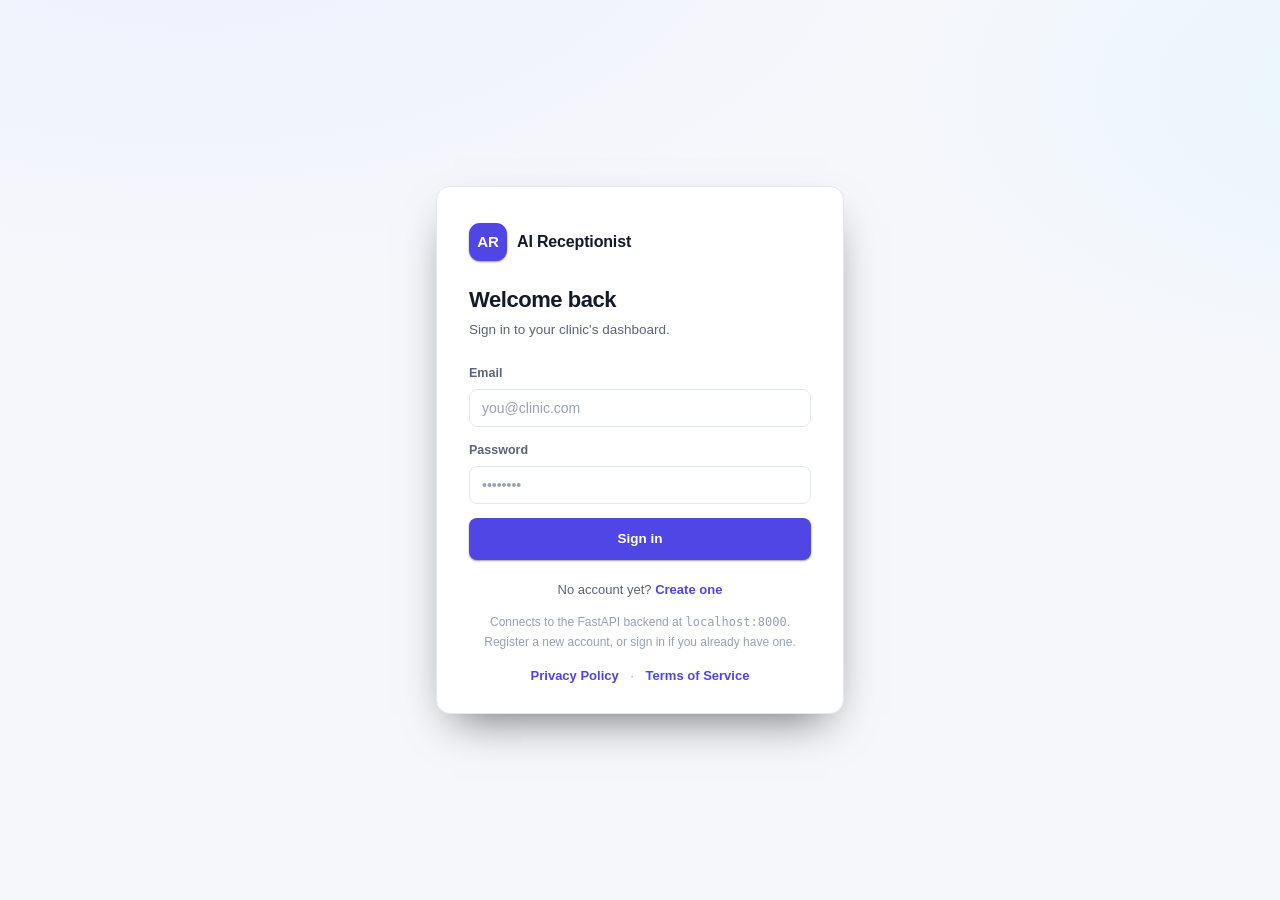
<file: frontend/index.html>
<!DOCTYPE html>
<html lang="en">
<head>
<meta charset="UTF-8" />
<meta name="viewport" content="width=device-width, initial-scale=1.0" />
<!--
  Phase 14: defense-in-depth against XSS. Output is already escaped
  consistently at render time (see escapeHtml() in js/app.js), but this
  blocks any inline event-handler/script that got past that anyway from
  actually executing. A <meta> CSP can't set every directive a real HTTP
  Content-Security-Policy header can (no frame-ancestors, no report-uri) —
  whatever serves this in production should also set the header itself.

  Phase 16: `connect-src` below must list the same backend URL configured
  in js/config.js (API_BASE_URL) — a deployment that points config.js at
  its real backend but forgets to update this line will have every API
  call silently blocked by this CSP. See docs/deployment.md.
-->
<meta http-equiv="Content-Security-Policy" content="default-src 'self'; script-src 'self'; style-src 'self' 'unsafe-inline'; img-src 'self' data:; connect-src 'self' https://ai-receptionist-production-4aa1.up.railway.app; object-src 'none'; base-uri 'self'; form-action 'self';" />
<title>AI Receptionist — Dashboard</title>
<link rel="stylesheet" href="css/reset.css" />
<link rel="stylesheet" href="css/dashboard.css" />
<link rel="stylesheet" href="css/onboarding.css" />
<link rel="stylesheet" href="css/timezone.css" />
</head>
<body>

<!-- ============================== AUTH SCREEN ============================== -->
<div class="auth-screen" id="auth-screen">
  <div class="auth-card">
    <div class="auth-brand">
      <span class="auth-brand__mark">AR</span>
      <span class="auth-brand__name">AI Receptionist</span>
    </div>

    <div id="login-panel">
      <h1 class="auth-title">Welcome back</h1>
      <p class="auth-subtitle">Sign in to your clinic's dashboard.</p>
      <div class="auth-error" id="login-error" role="alert"></div>
      <form class="auth-form" id="login-form" novalidate>
        <div class="field">
          <label class="field__label" for="login-email">Email</label>
          <input class="input" type="email" id="login-email" autocomplete="username" placeholder="you@clinic.com" required />
        </div>
        <div class="field">
          <label class="field__label" for="login-password">Password</label>
          <input class="input" type="password" id="login-password" autocomplete="current-password" placeholder="••••••••" required />
        </div>
        <button class="btn btn--primary btn--block" type="submit" id="login-submit">
          <span class="spinner"></span><span class="btn__label">Sign in</span>
        </button>
      </form>
      <p class="auth-footer">No account yet? <button type="button" id="show-register">Create one</button></p>
    </div>

    <div id="register-panel" hidden>
      <h1 class="auth-title">Create your workspace</h1>
      <p class="auth-subtitle">Set up a new clinic account.</p>
      <div class="auth-error" id="register-error" role="alert"></div>
      <form class="auth-form" id="register-form" novalidate>
        <div class="field">
          <label class="field__label" for="register-name">Full name</label>
          <input class="input" type="text" id="register-name" autocomplete="name" placeholder="Dr. Amara Okafor" required />
        </div>
        <div class="field">
          <label class="field__label" for="register-email">Email</label>
          <input class="input" type="email" id="register-email" autocomplete="username" placeholder="you@clinic.com" required />
        </div>
        <div class="field">
          <label class="field__label" for="register-password">Password</label>
          <input class="input" type="password" id="register-password" autocomplete="new-password" placeholder="At least 8 characters" minlength="8" required />
        </div>
        <button class="btn btn--primary btn--block" type="submit" id="register-submit">
          <span class="spinner"></span><span class="btn__label">Create account</span>
        </button>
      </form>
      <p class="auth-footer">Already have an account? <button type="button" id="show-login">Sign in</button></p>
    </div>

    <p class="auth-demo-hint">Connects to the FastAPI backend at <code>localhost:8000</code>.<br />Register a new account, or sign in if you already have one.</p>

    <footer class="auth-footer" style="margin-top:14px;">
      <a href="/privacy" style="color:var(--brand);font-weight:600;">Privacy Policy</a>
      <span aria-hidden="true" style="color:var(--text-faint);margin:0 8px;">&middot;</span>
      <a href="/terms" style="color:var(--brand);font-weight:600;">Terms of Service</a>
    </footer>
  </div>
</div>

<!-- ============================== APP SHELL ============================== -->
<div class="app-shell" id="app-shell" hidden>
  <div class="scrim" id="scrim"></div>

  <aside class="sidebar" id="sidebar">
    <div class="sidebar__brand">
      <span class="sidebar__mark">AR</span>
      <span class="sidebar__brand-text">AI Receptionist</span>
    </div>

    <nav class="sidebar__nav" id="sidebar-nav">
      <!-- populated by app.js: NAV_ITEMS -->
    </nav>

    <div class="sidebar__footer">
      <button class="btn btn--ghost btn--sm sidebar__collapse-btn" id="collapse-btn" type="button" aria-label="Collapse sidebar">
        <svg id="collapse-icon" width="16" height="16" viewBox="0 0 24 24" fill="none" stroke="currentColor" stroke-width="2" aria-hidden="true"><path d="M11 19l-7-7 7-7M20 19l-7-7 7-7"/></svg>
        <span class="nav-item__label">Collapse</span>
      </button>
    </div>
  </aside>

  <div class="content">
    <header class="topbar">
      <button class="icon-btn topbar__menu-btn" id="mobile-menu-btn" aria-label="Open menu">
        <svg viewBox="0 0 24 24" fill="none" stroke="currentColor" stroke-width="2"><path d="M3 6h18M3 12h18M3 18h18"/></svg>
      </button>
      <div>
        <div class="topbar__title" id="page-title">Overview</div>
      </div>

      <div class="topbar__search">
        <svg viewBox="0 0 24 24" fill="none" stroke="currentColor" stroke-width="2" aria-hidden="true"><circle cx="11" cy="11" r="7"/><path d="M21 21l-4.3-4.3"/></svg>
        <input type="search" id="global-search" aria-label="Search" placeholder="Search patients, leads, calls…" />
        <kbd aria-hidden="true">/</kbd>
      </div>

      <div class="topbar__actions">
        <!-- branch switcher — populated by app.js updateWorkspaceSwitcher(), only when 2+ branches -->
        <div class="user-menu" id="ws-switcher" hidden></div>

        <button class="icon-btn" id="theme-toggle" aria-label="Toggle theme" title="Toggle dark / light mode">
          <svg id="theme-icon" viewBox="0 0 24 24" fill="none" stroke="currentColor" stroke-width="2"><circle cx="12" cy="12" r="4"/><path d="M12 2v2M12 20v2M4.9 4.9l1.4 1.4M17.7 17.7l1.4 1.4M2 12h2M20 12h2M4.9 19.1l1.4-1.4M17.7 6.3l1.4-1.4"/></svg>
        </button>

        <div class="user-menu" id="notif-menu">
          <button class="icon-btn" id="notif-btn" aria-label="Notifications">
            <svg viewBox="0 0 24 24" fill="none" stroke="currentColor" stroke-width="2"><path d="M18 8a6 6 0 10-12 0c0 7-3 9-3 9h18s-3-2-3-9"/><path d="M13.7 21a2 2 0 01-3.4 0"/></svg>
            <span class="icon-btn__dot" id="notif-dot"></span>
          </button>
          <div class="dropdown" id="notif-dropdown" style="width:320px;">
            <div class="dropdown__header"><strong style="font-size:13px;">Notifications</strong></div>
            <div class="notif-list" id="notif-list"></div>
          </div>
        </div>

        <div class="user-menu" id="user-menu">
          <button class="user-chip" id="user-chip-btn">
            <span class="avatar" id="user-avatar">?</span>
            <span class="user-chip__meta">
              <span class="user-chip__name" id="user-name">—</span>
              <span class="user-chip__role" id="user-role">—</span>
            </span>
          </button>
          <div class="dropdown" id="user-dropdown">
            <div class="dropdown__header">
              <div style="font-size:13px;font-weight:700;" id="user-dropdown-name">—</div>
              <div style="font-size:11.5px;color:var(--text-faint);" id="user-dropdown-email">—</div>
            </div>
            <button class="dropdown__item" data-nav="settings">
              <svg viewBox="0 0 24 24" fill="none" stroke="currentColor" stroke-width="2"><circle cx="12" cy="12" r="3"/><path d="M19.4 15a1.65 1.65 0 00.33 1.82l.06.06a2 2 0 11-2.83 2.83l-.06-.06a1.65 1.65 0 00-1.82-.33 1.65 1.65 0 00-1 1.51V21a2 2 0 01-4 0v-.09A1.65 1.65 0 009 19.4a1.65 1.65 0 00-1.82.33l-.06.06a2 2 0 11-2.83-2.83l.06-.06A1.65 1.65 0 005 15a1.65 1.65 0 00-1.51-1H3.4a2 2 0 010-4h.09A1.65 1.65 0 005 9a1.65 1.65 0 00-.33-1.82l-.06-.06a2 2 0 112.83-2.83l.06.06A1.65 1.65 0 009 5a1.65 1.65 0 001-1.51V3.4a2 2 0 014 0v.09A1.65 1.65 0 0015 5a1.65 1.65 0 001.82-.33l.06-.06a2 2 0 112.83 2.83l-.06.06A1.65 1.65 0 0019.4 9c.3.14.63.22 1.51.22H21a2 2 0 010 4h-.09A1.65 1.65 0 0019.4 15z"/></svg>
              Workspace settings
            </button>
            <div class="dropdown__divider"></div>
            <button class="dropdown__item dropdown__item--danger" id="logout-btn">
              <svg viewBox="0 0 24 24" fill="none" stroke="currentColor" stroke-width="2"><path d="M9 21H5a2 2 0 01-2-2V5a2 2 0 012-2h4"/><path d="M16 17l5-5-5-5"/><path d="M21 12H9"/></svg>
              Sign out
            </button>
          </div>
        </div>
      </div>
    </header>

    <main class="page-root" id="page-root">
      <!-- app.js (PAGE_RENDERERS) toggles .is-active and renders content into these -->
      <section class="page" id="page-overview" data-page="overview"></section>
      <section class="page" id="page-appointments" data-page="appointments"></section>
      <section class="page" id="page-patients" data-page="patients"></section>
      <section class="page" id="page-leads" data-page="leads"></section>
      <section class="page" id="page-ai-receptionist" data-page="ai-receptionist"></section>
      <section class="page" id="page-live-calls" data-page="live-calls"></section>
      <section class="page" id="page-call-history" data-page="call-history"></section>
      <section class="page" id="page-analytics" data-page="analytics"></section>
      <section class="page" id="page-doctors" data-page="doctors"></section>
      <section class="page" id="page-services" data-page="services"></section>
      <section class="page" id="page-branches" data-page="branches"></section>
      <section class="page" id="page-team" data-page="team"></section>
      <section class="page" id="page-settings" data-page="settings"></section>
    </main>
  </div>
</div>

<!-- ============================== GET STARTED (single vs multiple branch) ============================== -->
<!--
  Phase 5: shown by the route guard (enforceGuard -> showGetStartedRoute) to a
  brand-new authenticated user who has no workspaces yet and hasn't chosen a
  setup model. Populated by js/app.js.
-->
<div class="auth-screen" id="getstarted-screen" hidden></div>

<!-- ============================== MANDATORY ONBOARDING ============================== -->
<!--
  Phase 2: full-screen, non-dismissable clinic onboarding wizard. Populated
  by js/setup.js (window.ClinicOnboarding). The route guard in js/app.js
  (enforceGuard) shows this — and hides #app-shell entirely — for any
  authenticated user whose backend `is_onboarded` flag is still false, on
  every route including refresh / direct URL / new tab / session restore.
-->
<div class="onboard-screen" id="onboard-screen" hidden></div>

<!-- ============================== MODAL + TOAST ROOTS ============================== -->
<div class="modal-backdrop" id="modal-backdrop">
  <div class="modal" id="modal" role="dialog" aria-modal="true"></div>
</div>
<div class="toast-root" id="toast-root"></div>

<script src="js/config.js"></script>
<script src="js/mock-data.js"></script>
<script src="js/charts.js"></script>
<script src="js/timezone.js"></script>
<script src="js/api-service.js"></script>
<script src="js/setup.js"></script>
<script src="js/app.js"></script>
</body>
</html>
</file>
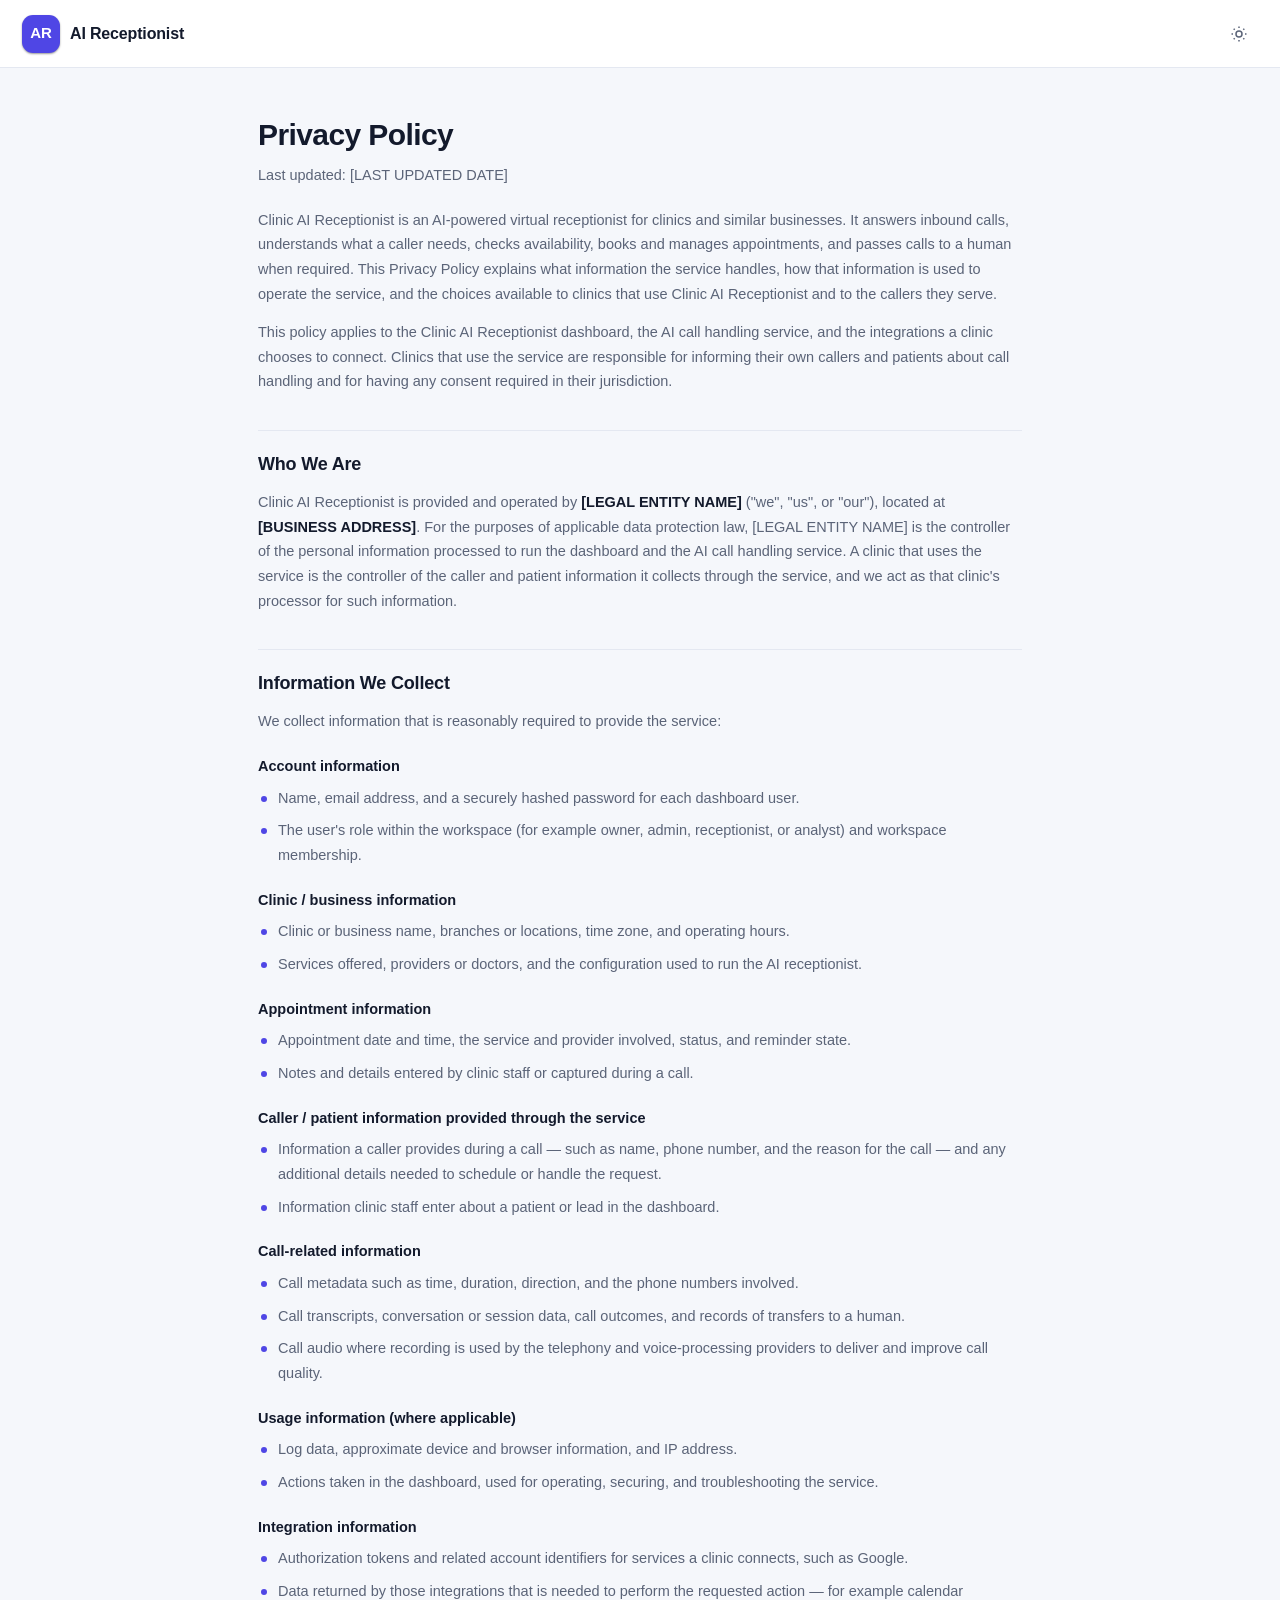
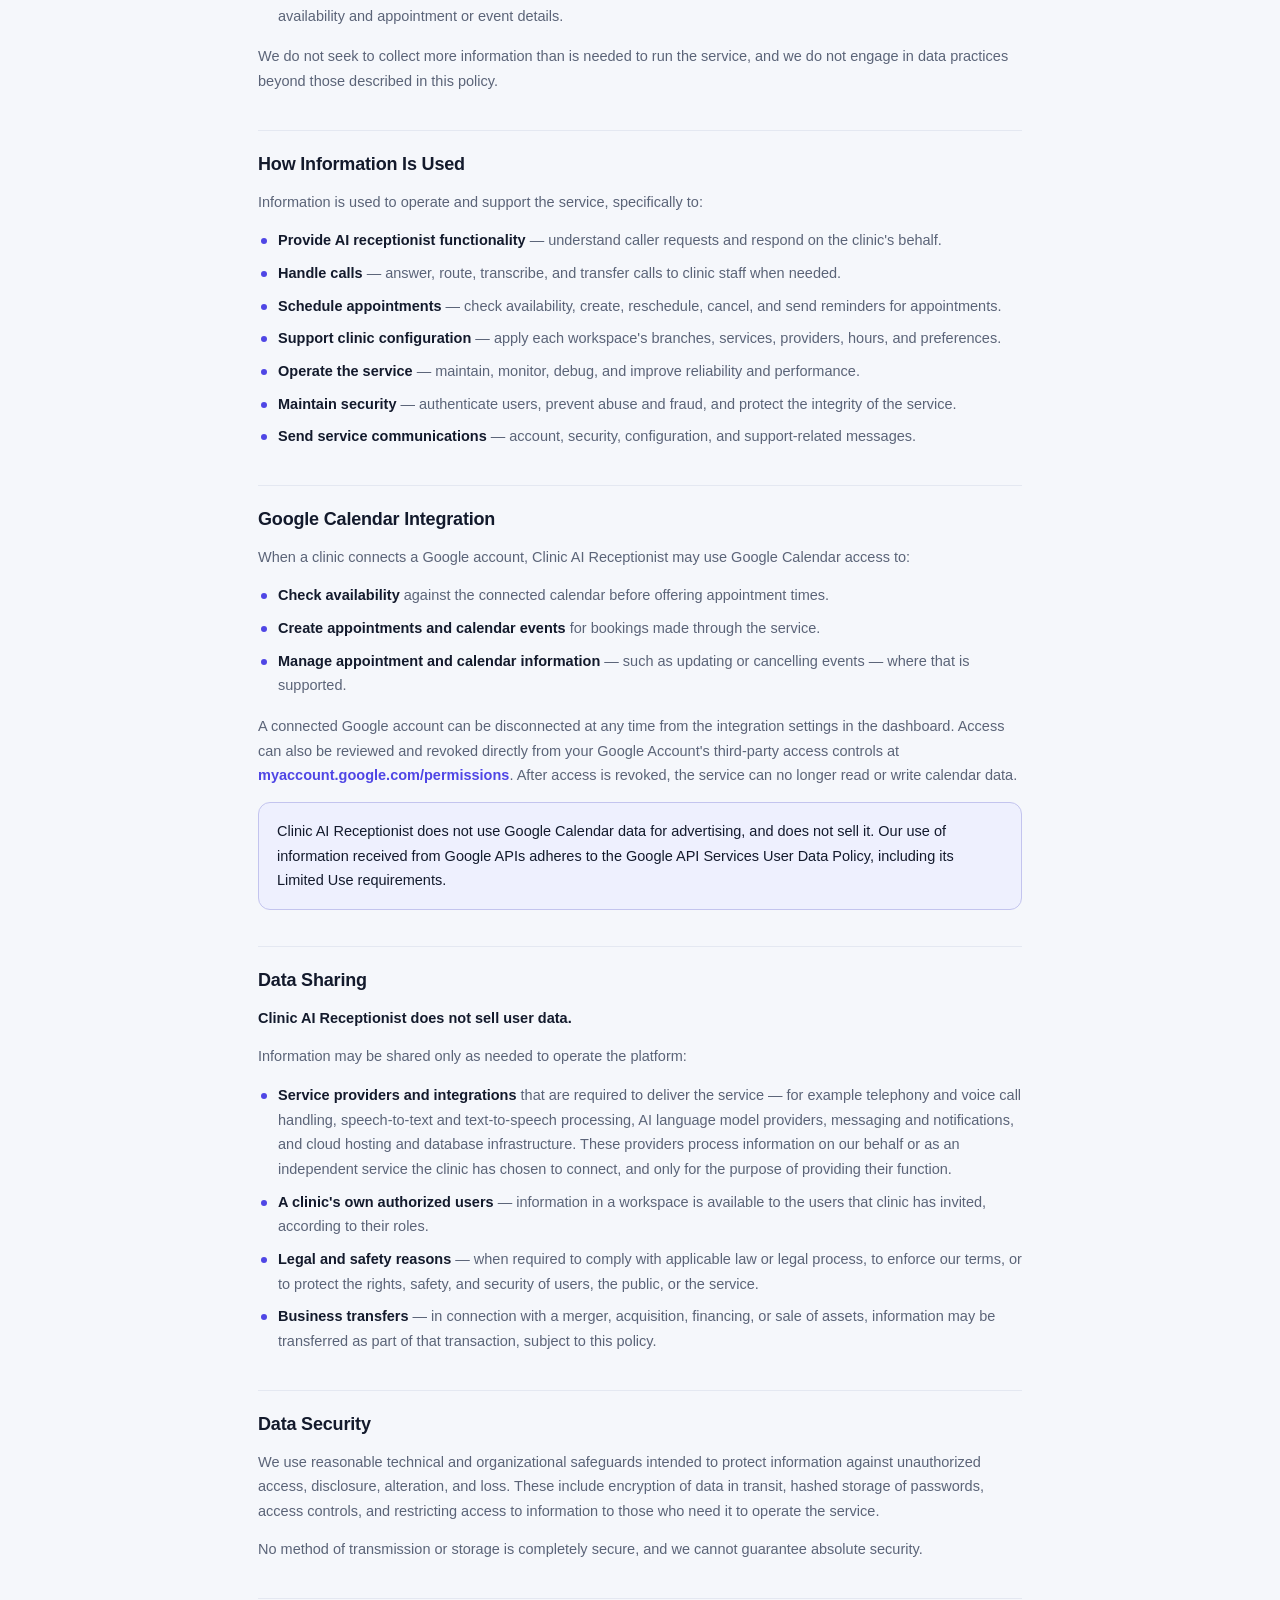
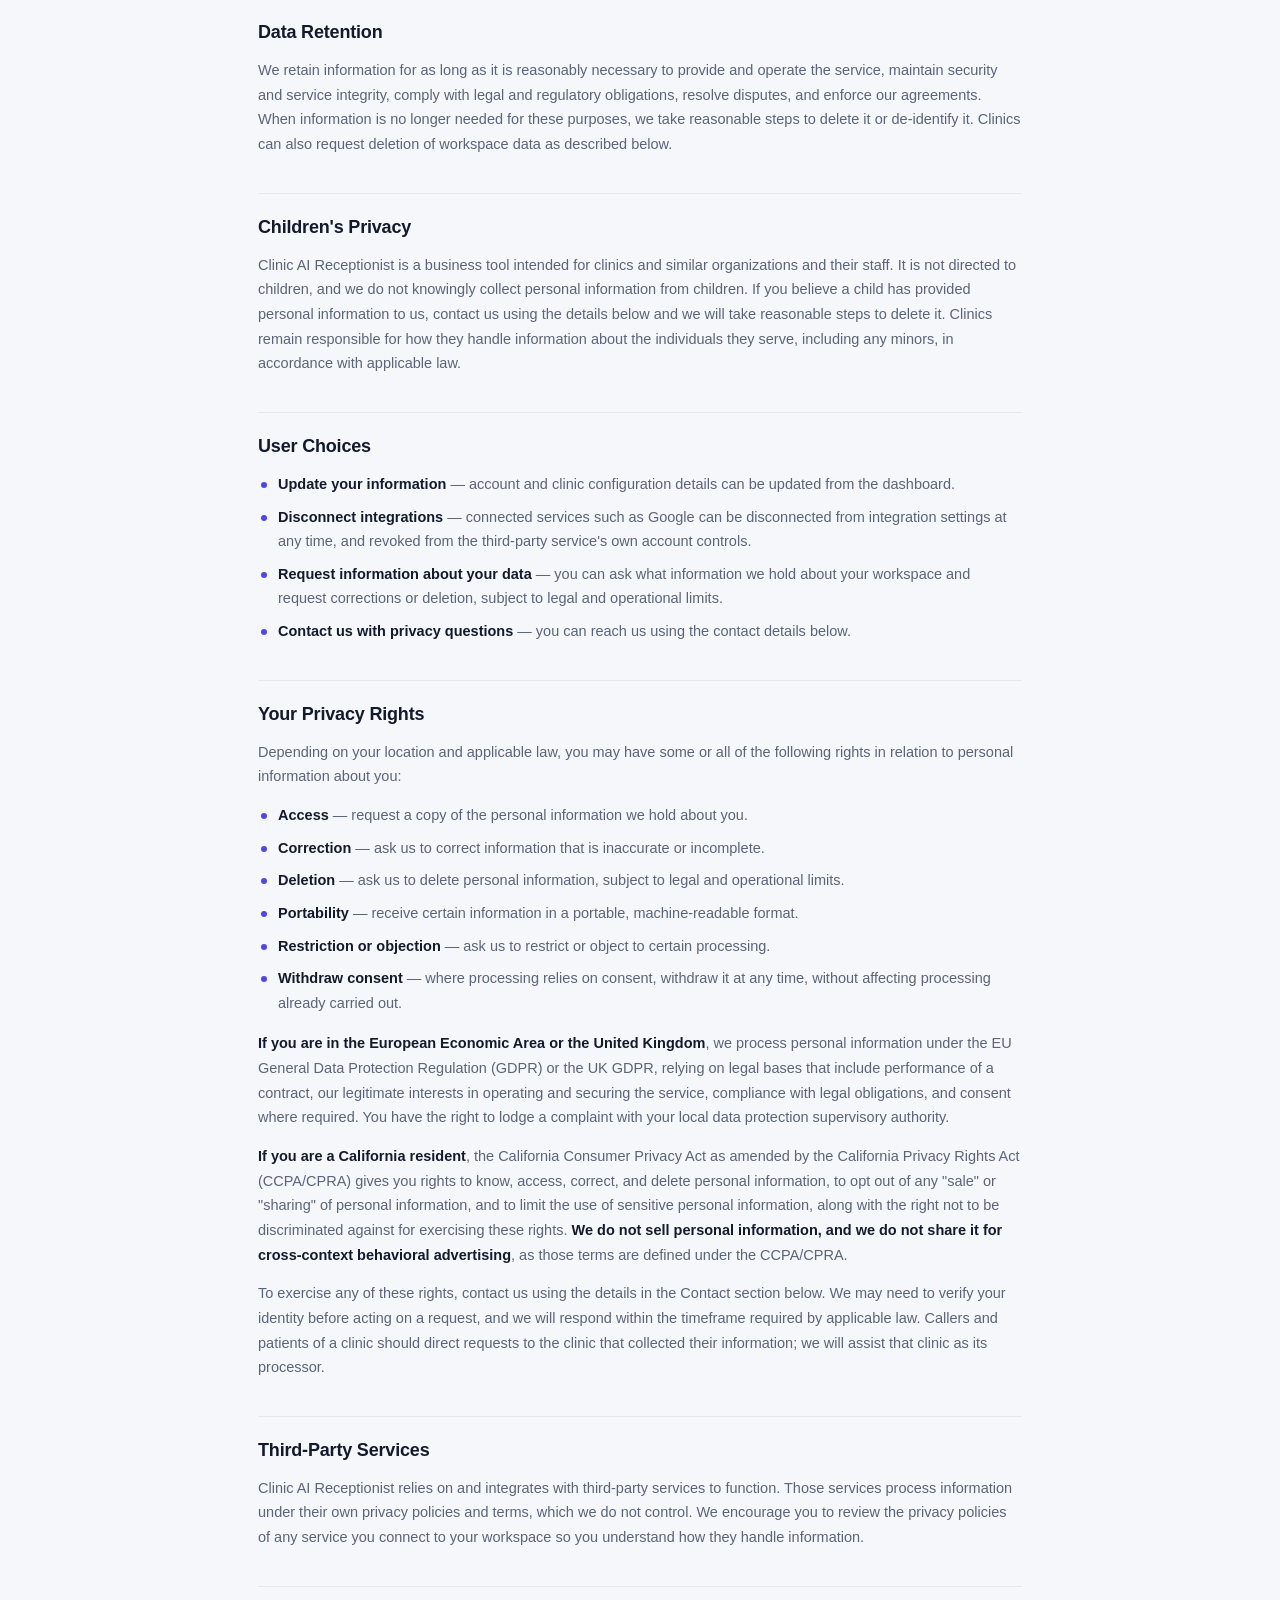
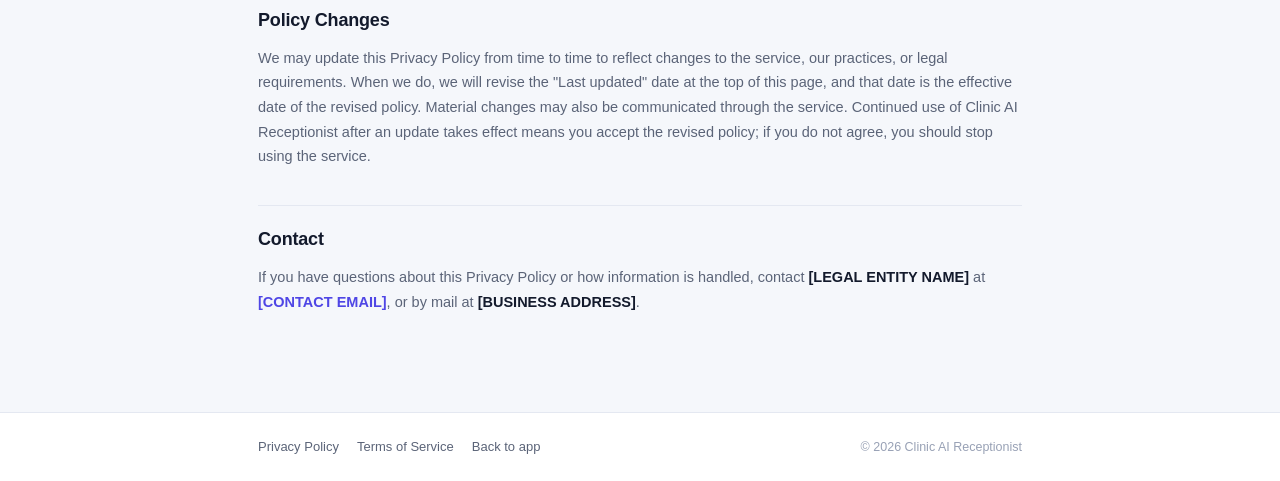
<file: frontend/privacy.html>
<!DOCTYPE html>
<html lang="en">
<head>
<meta charset="UTF-8" />
<meta name="viewport" content="width=device-width, initial-scale=1.0" />
<!--
  Standalone PUBLIC page — not part of the SPA in index.html. It has its own
  <meta> CSP (the one in index.html only applies to that document). This page
  makes no API calls, so connect-src stays at 'self'. As with index.html, a
  real deployment should also send a Content-Security-Policy HTTP header.
-->
<meta http-equiv="Content-Security-Policy" content="default-src 'self'; script-src 'self'; style-src 'self' 'unsafe-inline'; img-src 'self' data:; connect-src 'self'; object-src 'none'; base-uri 'self'; form-action 'self';" />
<title>Privacy Policy | Clinic AI Receptionist</title>
<meta name="description" content="Privacy Policy for Clinic AI Receptionist — what information the AI receptionist service collects, how it is used, and the choices available to clinics and their callers." />
<meta name="robots" content="index, follow" />
<link rel="stylesheet" href="css/reset.css" />
<link rel="stylesheet" href="css/dashboard.css" />
<script src="js/legal.js"></script>
<style>
  /* Page-scoped layout only — every value is an existing design token from
     css/dashboard.css so this page inherits the app's theme, colours,
     typography and spacing (and dark mode) automatically. */
  .legal-topbar {
    display: flex; align-items: center; justify-content: space-between;
    gap: 14px; height: var(--topbar-h);
    padding: 0 22px;
    background: var(--bg-elevated);
    border-bottom: 1px solid var(--border);
    position: sticky; top: 0; z-index: 40;
  }
  .legal-brand { display: flex; align-items: center; gap: 10px; color: var(--text); }
  .legal-brand__name { font-weight: 700; font-size: 16px; letter-spacing: -0.01em; }

  .legal-root {
    max-width: 820px; width: 100%; margin: 0 auto;
    padding: 44px 28px 84px;
    animation: rise 0.5s var(--ease);
  }
  .legal-doc__title { font-size: 30px; font-weight: 700; letter-spacing: -0.02em; margin-bottom: 6px; }
  .legal-doc__meta { color: var(--text-faint); font-size: 13px; margin-bottom: 8px; }
  .legal-doc__intro { color: var(--text-muted); font-size: 15px; line-height: 1.7; margin: 20px 0 8px; }

  .legal-doc h2 {
    font-size: 18px; font-weight: 700; letter-spacing: -0.01em;
    margin: 36px 0 12px; padding-top: 20px;
    border-top: 1px solid var(--border);
  }
  .legal-doc h3 { font-size: 14.5px; font-weight: 700; margin: 22px 0 8px; color: var(--text); }
  .legal-doc p { color: var(--text-muted); font-size: 14.5px; line-height: 1.7; margin-bottom: 14px; }
  .legal-doc ul { display: flex; flex-direction: column; gap: 8px; margin: 0 0 16px; }
  .legal-doc li {
    position: relative; padding-left: 20px;
    color: var(--text-muted); font-size: 14.5px; line-height: 1.7;
  }
  .legal-doc li::before {
    content: ""; position: absolute; left: 3px; top: 10px;
    width: 6px; height: 6px; border-radius: 50%; background: var(--brand);
  }
  .legal-doc strong { color: var(--text); font-weight: 600; }
  .legal-doc a { color: var(--brand); font-weight: 600; }
  .legal-doc a:hover { text-decoration: underline; }

  .legal-callout {
    background: var(--brand-soft);
    border: 1px solid color-mix(in srgb, var(--brand) 22%, var(--border));
    border-radius: var(--radius-md);
    padding: 16px 18px; margin: 0 0 16px;
  }
  .legal-callout p { margin-bottom: 0; color: var(--text); }

  .legal-footer { background: var(--bg-elevated); border-top: 1px solid var(--border); }
  .legal-footer__inner {
    max-width: 820px; width: 100%; margin: 0 auto;
    padding: 24px 28px;
    display: flex; flex-wrap: wrap; align-items: center; justify-content: space-between; gap: 12px;
  }
  .legal-footer__links { display: flex; flex-wrap: wrap; gap: 18px; }
  .legal-footer__links a { font-size: 13px; font-weight: 500; color: var(--text-muted); }
  .legal-footer__links a:hover { color: var(--text); }
  .legal-footer__copy { font-size: 12.5px; color: var(--text-faint); }

  @media (max-width: 720px) {
    .legal-topbar { padding: 0 16px; }
    .legal-root { padding: 30px 16px 64px; }
    .legal-doc__title { font-size: 24px; }
    .legal-footer__inner { padding: 20px 16px; }
  }
</style>
</head>
<body>

<header class="legal-topbar">
  <a class="legal-brand" href="index.html" aria-label="Back to Clinic AI Receptionist">
    <span class="auth-brand__mark">AR</span>
    <span class="legal-brand__name">AI Receptionist</span>
  </a>
  <button class="icon-btn" id="theme-toggle" type="button" aria-label="Toggle dark / light mode" title="Toggle dark / light mode">
    <svg id="theme-icon-sun" viewBox="0 0 24 24" fill="none" stroke="currentColor" stroke-width="2" aria-hidden="true"><circle cx="12" cy="12" r="4"/><path d="M12 2v2M12 20v2M4.9 4.9l1.4 1.4M17.7 17.7l1.4 1.4M2 12h2M20 12h2M4.9 19.1l1.4-1.4M17.7 6.3l1.4-1.4"/></svg>
    <svg id="theme-icon-moon" viewBox="0 0 24 24" fill="none" stroke="currentColor" stroke-width="2" aria-hidden="true" hidden><path d="M21 12.79A9 9 0 1111.21 3 7 7 0 0021 12.79z"/></svg>
  </button>
</header>

<main class="legal-root">
  <article class="legal-doc">
    <h1 class="legal-doc__title">Privacy Policy</h1>
    <p class="legal-doc__meta">Last updated: [LAST UPDATED DATE]</p>

    <p class="legal-doc__intro">
      Clinic AI Receptionist is an AI-powered virtual receptionist for clinics and
      similar businesses. It answers inbound calls, understands what a caller needs,
      checks availability, books and manages appointments, and passes calls to a
      human when required. This Privacy Policy explains what information the service
      handles, how that information is used to operate the service, and the choices
      available to clinics that use Clinic AI Receptionist and to the callers they
      serve.
    </p>
    <p>
      This policy applies to the Clinic AI Receptionist dashboard, the AI call
      handling service, and the integrations a clinic chooses to connect. Clinics
      that use the service are responsible for informing their own callers and
      patients about call handling and for having any consent required in their
      jurisdiction.
    </p>

    <h2>Who We Are</h2>
    <p>
      Clinic AI Receptionist is provided and operated by
      <strong>[LEGAL ENTITY NAME]</strong> ("we", "us", or "our"), located at
      <strong>[BUSINESS ADDRESS]</strong>. For the purposes of applicable data
      protection law, [LEGAL ENTITY NAME] is the controller of the personal
      information processed to run the dashboard and the AI call handling
      service. A clinic that uses the service is the controller of the caller
      and patient information it collects through the service, and we act as
      that clinic's processor for such information.
    </p>

    <h2>Information We Collect</h2>
    <p>We collect information that is reasonably required to provide the service:</p>

    <h3>Account information</h3>
    <ul>
      <li>Name, email address, and a securely hashed password for each dashboard user.</li>
      <li>The user's role within the workspace (for example owner, admin, receptionist, or analyst) and workspace membership.</li>
    </ul>

    <h3>Clinic / business information</h3>
    <ul>
      <li>Clinic or business name, branches or locations, time zone, and operating hours.</li>
      <li>Services offered, providers or doctors, and the configuration used to run the AI receptionist.</li>
    </ul>

    <h3>Appointment information</h3>
    <ul>
      <li>Appointment date and time, the service and provider involved, status, and reminder state.</li>
      <li>Notes and details entered by clinic staff or captured during a call.</li>
    </ul>

    <h3>Caller / patient information provided through the service</h3>
    <ul>
      <li>Information a caller provides during a call — such as name, phone number, and the reason for the call — and any additional details needed to schedule or handle the request.</li>
      <li>Information clinic staff enter about a patient or lead in the dashboard.</li>
    </ul>

    <h3>Call-related information</h3>
    <ul>
      <li>Call metadata such as time, duration, direction, and the phone numbers involved.</li>
      <li>Call transcripts, conversation or session data, call outcomes, and records of transfers to a human.</li>
      <li>Call audio where recording is used by the telephony and voice-processing providers to deliver and improve call quality.</li>
    </ul>

    <h3>Usage information (where applicable)</h3>
    <ul>
      <li>Log data, approximate device and browser information, and IP address.</li>
      <li>Actions taken in the dashboard, used for operating, securing, and troubleshooting the service.</li>
    </ul>

    <h3>Integration information</h3>
    <ul>
      <li>Authorization tokens and related account identifiers for services a clinic connects, such as Google.</li>
      <li>Data returned by those integrations that is needed to perform the requested action — for example calendar availability and appointment or event details.</li>
    </ul>

    <p>
      We do not seek to collect more information than is needed to run the service,
      and we do not engage in data practices beyond those described in this policy.
    </p>

    <h2>How Information Is Used</h2>
    <p>Information is used to operate and support the service, specifically to:</p>
    <ul>
      <li><strong>Provide AI receptionist functionality</strong> — understand caller requests and respond on the clinic's behalf.</li>
      <li><strong>Handle calls</strong> — answer, route, transcribe, and transfer calls to clinic staff when needed.</li>
      <li><strong>Schedule appointments</strong> — check availability, create, reschedule, cancel, and send reminders for appointments.</li>
      <li><strong>Support clinic configuration</strong> — apply each workspace's branches, services, providers, hours, and preferences.</li>
      <li><strong>Operate the service</strong> — maintain, monitor, debug, and improve reliability and performance.</li>
      <li><strong>Maintain security</strong> — authenticate users, prevent abuse and fraud, and protect the integrity of the service.</li>
      <li><strong>Send service communications</strong> — account, security, configuration, and support-related messages.</li>
    </ul>

    <h2>Google Calendar Integration</h2>
    <p>
      When a clinic connects a Google account, Clinic AI Receptionist may use Google
      Calendar access to:
    </p>
    <ul>
      <li><strong>Check availability</strong> against the connected calendar before offering appointment times.</li>
      <li><strong>Create appointments and calendar events</strong> for bookings made through the service.</li>
      <li><strong>Manage appointment and calendar information</strong> — such as updating or cancelling events — where that is supported.</li>
    </ul>
    <p>
      A connected Google account can be disconnected at any time from the
      integration settings in the dashboard. Access can also be reviewed and revoked
      directly from your Google Account's third-party access controls at
      <a href="https://myaccount.google.com/permissions" target="_blank" rel="noopener noreferrer">myaccount.google.com/permissions</a>.
      After access is revoked, the service can no longer read or write calendar data.
    </p>
    <div class="legal-callout">
      <p>
        Clinic AI Receptionist does not use Google Calendar data for advertising, and
        does not sell it. Our use of information received from Google APIs adheres to
        the Google API Services User Data Policy, including its Limited Use
        requirements.
      </p>
    </div>

    <h2>Data Sharing</h2>
    <p>
      <strong>Clinic AI Receptionist does not sell user data.</strong>
    </p>
    <p>Information may be shared only as needed to operate the platform:</p>
    <ul>
      <li>
        <strong>Service providers and integrations</strong> that are required to deliver the
        service — for example telephony and voice call handling, speech-to-text and
        text-to-speech processing, AI language model providers, messaging and
        notifications, and cloud hosting and database infrastructure. These providers
        process information on our behalf or as an independent service the clinic has
        chosen to connect, and only for the purpose of providing their function.
      </li>
      <li>
        <strong>A clinic's own authorized users</strong> — information in a workspace is
        available to the users that clinic has invited, according to their roles.
      </li>
      <li>
        <strong>Legal and safety reasons</strong> — when required to comply with applicable
        law or legal process, to enforce our terms, or to protect the rights, safety,
        and security of users, the public, or the service.
      </li>
      <li>
        <strong>Business transfers</strong> — in connection with a merger, acquisition,
        financing, or sale of assets, information may be transferred as part of that
        transaction, subject to this policy.
      </li>
    </ul>

    <h2>Data Security</h2>
    <p>
      We use reasonable technical and organizational safeguards intended to protect
      information against unauthorized access, disclosure, alteration, and loss.
      These include encryption of data in transit, hashed storage of passwords,
      access controls, and restricting access to information to those who need it to
      operate the service.
    </p>
    <p>
      No method of transmission or storage is completely secure, and we cannot
      guarantee absolute security.
    </p>

    <h2>Data Retention</h2>
    <p>
      We retain information for as long as it is reasonably necessary to provide and
      operate the service, maintain security and service integrity, comply with
      legal and regulatory obligations, resolve disputes, and enforce our
      agreements. When information is no longer needed for these purposes, we take
      reasonable steps to delete it or de-identify it. Clinics can also request
      deletion of workspace data as described below.
    </p>

    <h2>Children's Privacy</h2>
    <p>
      Clinic AI Receptionist is a business tool intended for clinics and similar
      organizations and their staff. It is not directed to children, and we do
      not knowingly collect personal information from children. If you believe a
      child has provided personal information to us, contact us using the details
      below and we will take reasonable steps to delete it. Clinics remain
      responsible for how they handle information about the individuals they
      serve, including any minors, in accordance with applicable law.
    </p>

    <h2>User Choices</h2>
    <ul>
      <li><strong>Update your information</strong> — account and clinic configuration details can be updated from the dashboard.</li>
      <li><strong>Disconnect integrations</strong> — connected services such as Google can be disconnected from integration settings at any time, and revoked from the third-party service's own account controls.</li>
      <li><strong>Request information about your data</strong> — you can ask what information we hold about your workspace and request corrections or deletion, subject to legal and operational limits.</li>
      <li><strong>Contact us with privacy questions</strong> — you can reach us using the contact details below.</li>
    </ul>

    <h2>Your Privacy Rights</h2>
    <p>
      Depending on your location and applicable law, you may have some or all of
      the following rights in relation to personal information about you:
    </p>
    <ul>
      <li><strong>Access</strong> — request a copy of the personal information we hold about you.</li>
      <li><strong>Correction</strong> — ask us to correct information that is inaccurate or incomplete.</li>
      <li><strong>Deletion</strong> — ask us to delete personal information, subject to legal and operational limits.</li>
      <li><strong>Portability</strong> — receive certain information in a portable, machine-readable format.</li>
      <li><strong>Restriction or objection</strong> — ask us to restrict or object to certain processing.</li>
      <li><strong>Withdraw consent</strong> — where processing relies on consent, withdraw it at any time, without affecting processing already carried out.</li>
    </ul>
    <p>
      <strong>If you are in the European Economic Area or the United Kingdom</strong>,
      we process personal information under the EU General Data Protection
      Regulation (GDPR) or the UK GDPR, relying on legal bases that include
      performance of a contract, our legitimate interests in operating and
      securing the service, compliance with legal obligations, and consent where
      required. You have the right to lodge a complaint with your local data
      protection supervisory authority.
    </p>
    <p>
      <strong>If you are a California resident</strong>, the California Consumer
      Privacy Act as amended by the California Privacy Rights Act (CCPA/CPRA)
      gives you rights to know, access, correct, and delete personal information,
      to opt out of any "sale" or "sharing" of personal information, and to limit
      the use of sensitive personal information, along with the right not to be
      discriminated against for exercising these rights.
      <strong>We do not sell personal information, and we do not share it for
      cross-context behavioral advertising</strong>, as those terms are defined
      under the CCPA/CPRA.
    </p>
    <p>
      To exercise any of these rights, contact us using the details in the
      Contact section below. We may need to verify your identity before acting on
      a request, and we will respond within the timeframe required by applicable
      law. Callers and patients of a clinic should direct requests to the clinic
      that collected their information; we will assist that clinic as its
      processor.
    </p>

    <h2>Third-Party Services</h2>
    <p>
      Clinic AI Receptionist relies on and integrates with third-party services to
      function. Those services process information under their own privacy policies
      and terms, which we do not control. We encourage you to review the privacy
      policies of any service you connect to your workspace so you understand how
      they handle information.
    </p>

    <h2>Policy Changes</h2>
    <p>
      We may update this Privacy Policy from time to time to reflect changes to the
      service, our practices, or legal requirements. When we do, we will revise the
      "Last updated" date at the top of this page, and that date is the effective
      date of the revised policy. Material changes may also be communicated through
      the service. Continued use of Clinic AI Receptionist after an update takes
      effect means you accept the revised policy; if you do not agree, you should
      stop using the service.
    </p>

    <h2>Contact</h2>
    <p>
      If you have questions about this Privacy Policy or how information is handled,
      contact <strong>[LEGAL ENTITY NAME]</strong> at
      <a href="mailto:[CONTACT EMAIL]">[CONTACT EMAIL]</a>, or by mail at
      <strong>[BUSINESS ADDRESS]</strong>.
    </p>
  </article>
</main>

<footer class="legal-footer">
  <div class="legal-footer__inner">
    <nav class="legal-footer__links" aria-label="Legal">
      <a href="/privacy" aria-current="page">Privacy Policy</a>
      <a href="/terms">Terms of Service</a>
      <a href="index.html">Back to app</a>
    </nav>
    <span class="legal-footer__copy">&copy; <span id="legal-year">2026</span> Clinic AI Receptionist</span>
  </div>
</footer>

</body>
</html>
</file>
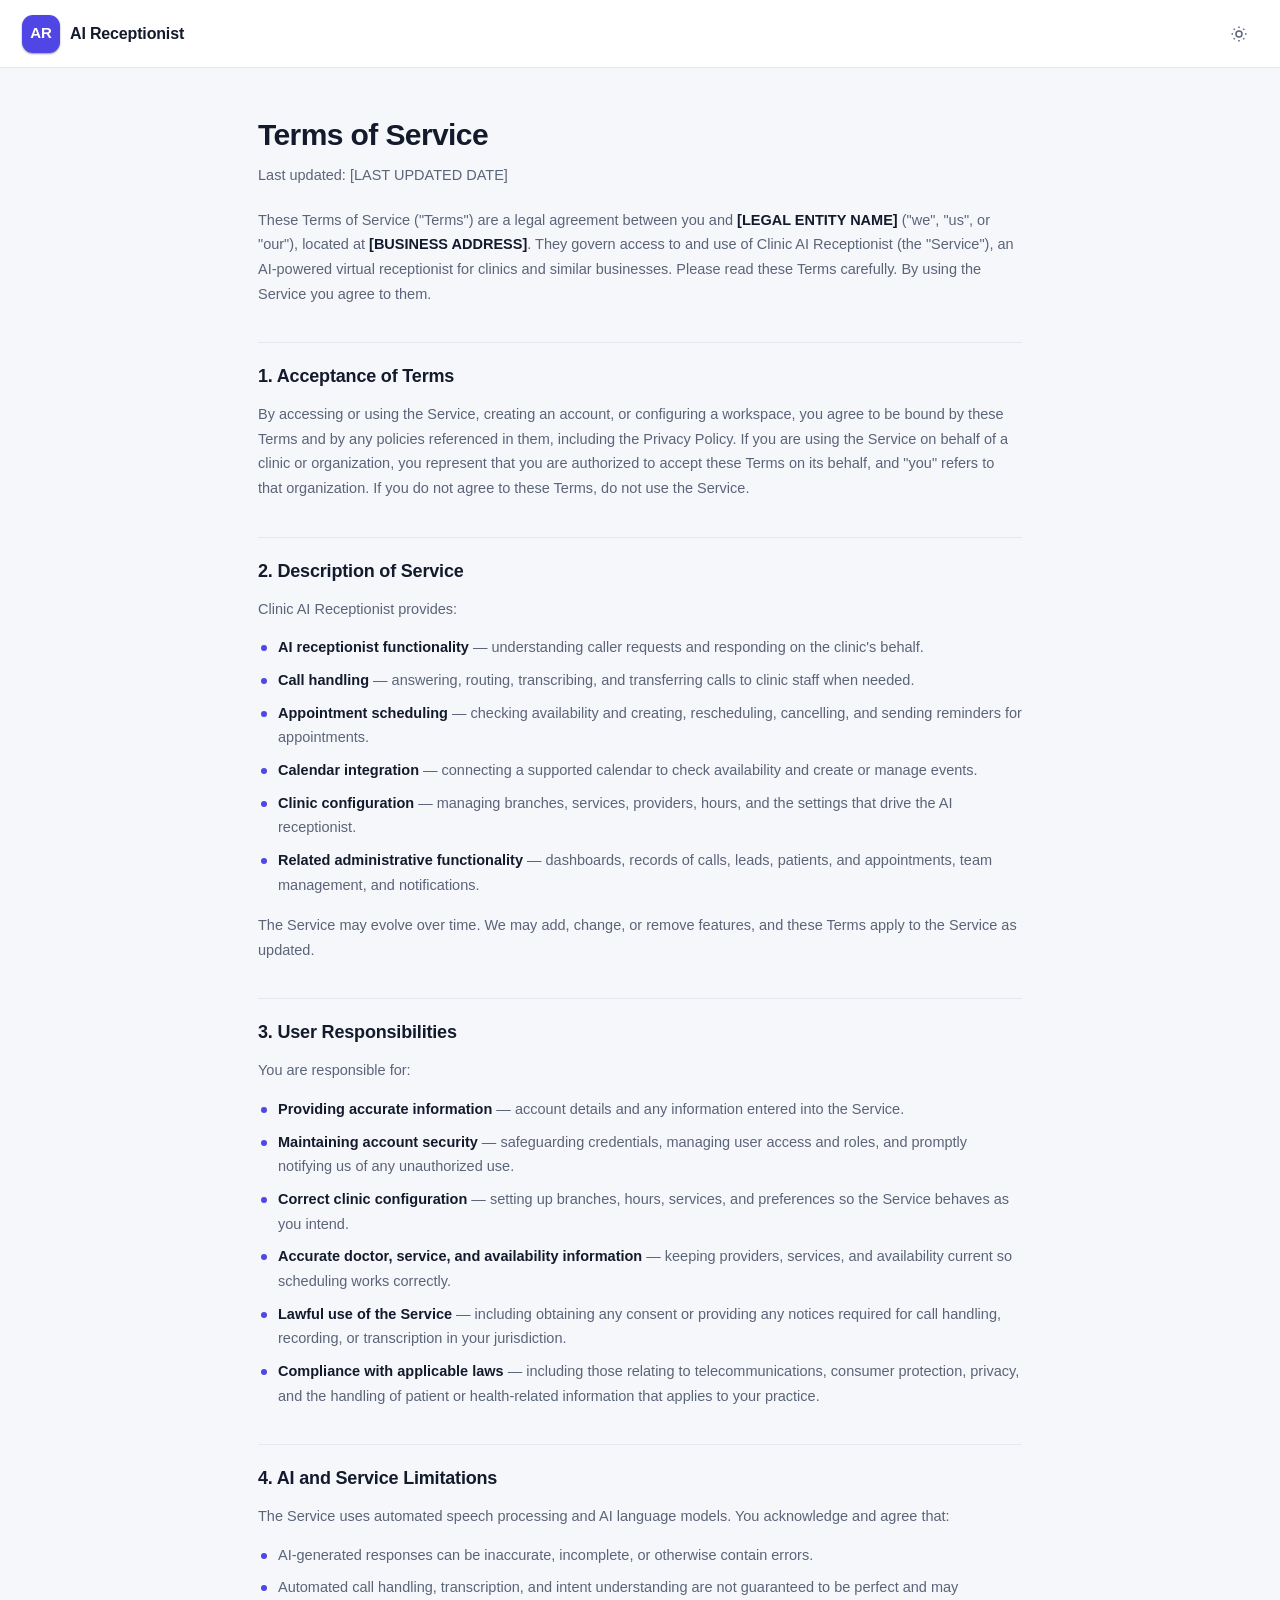
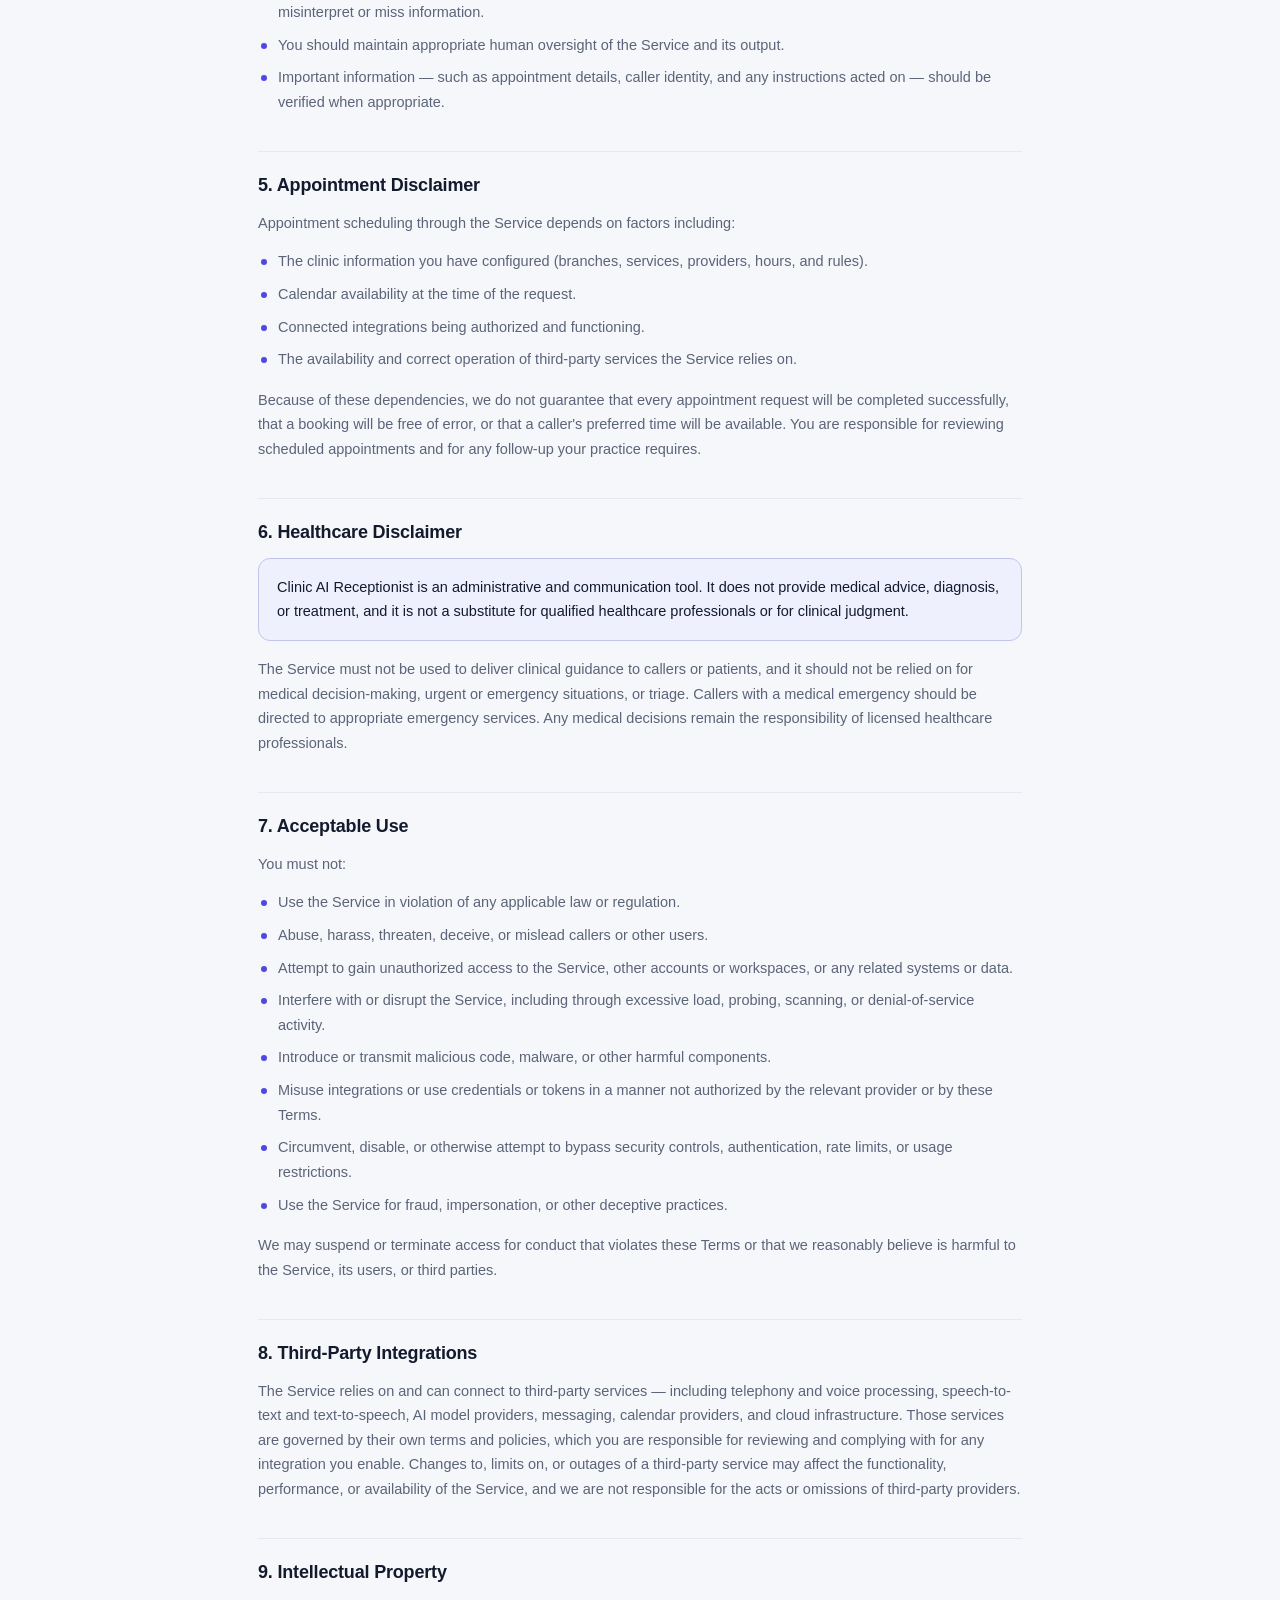
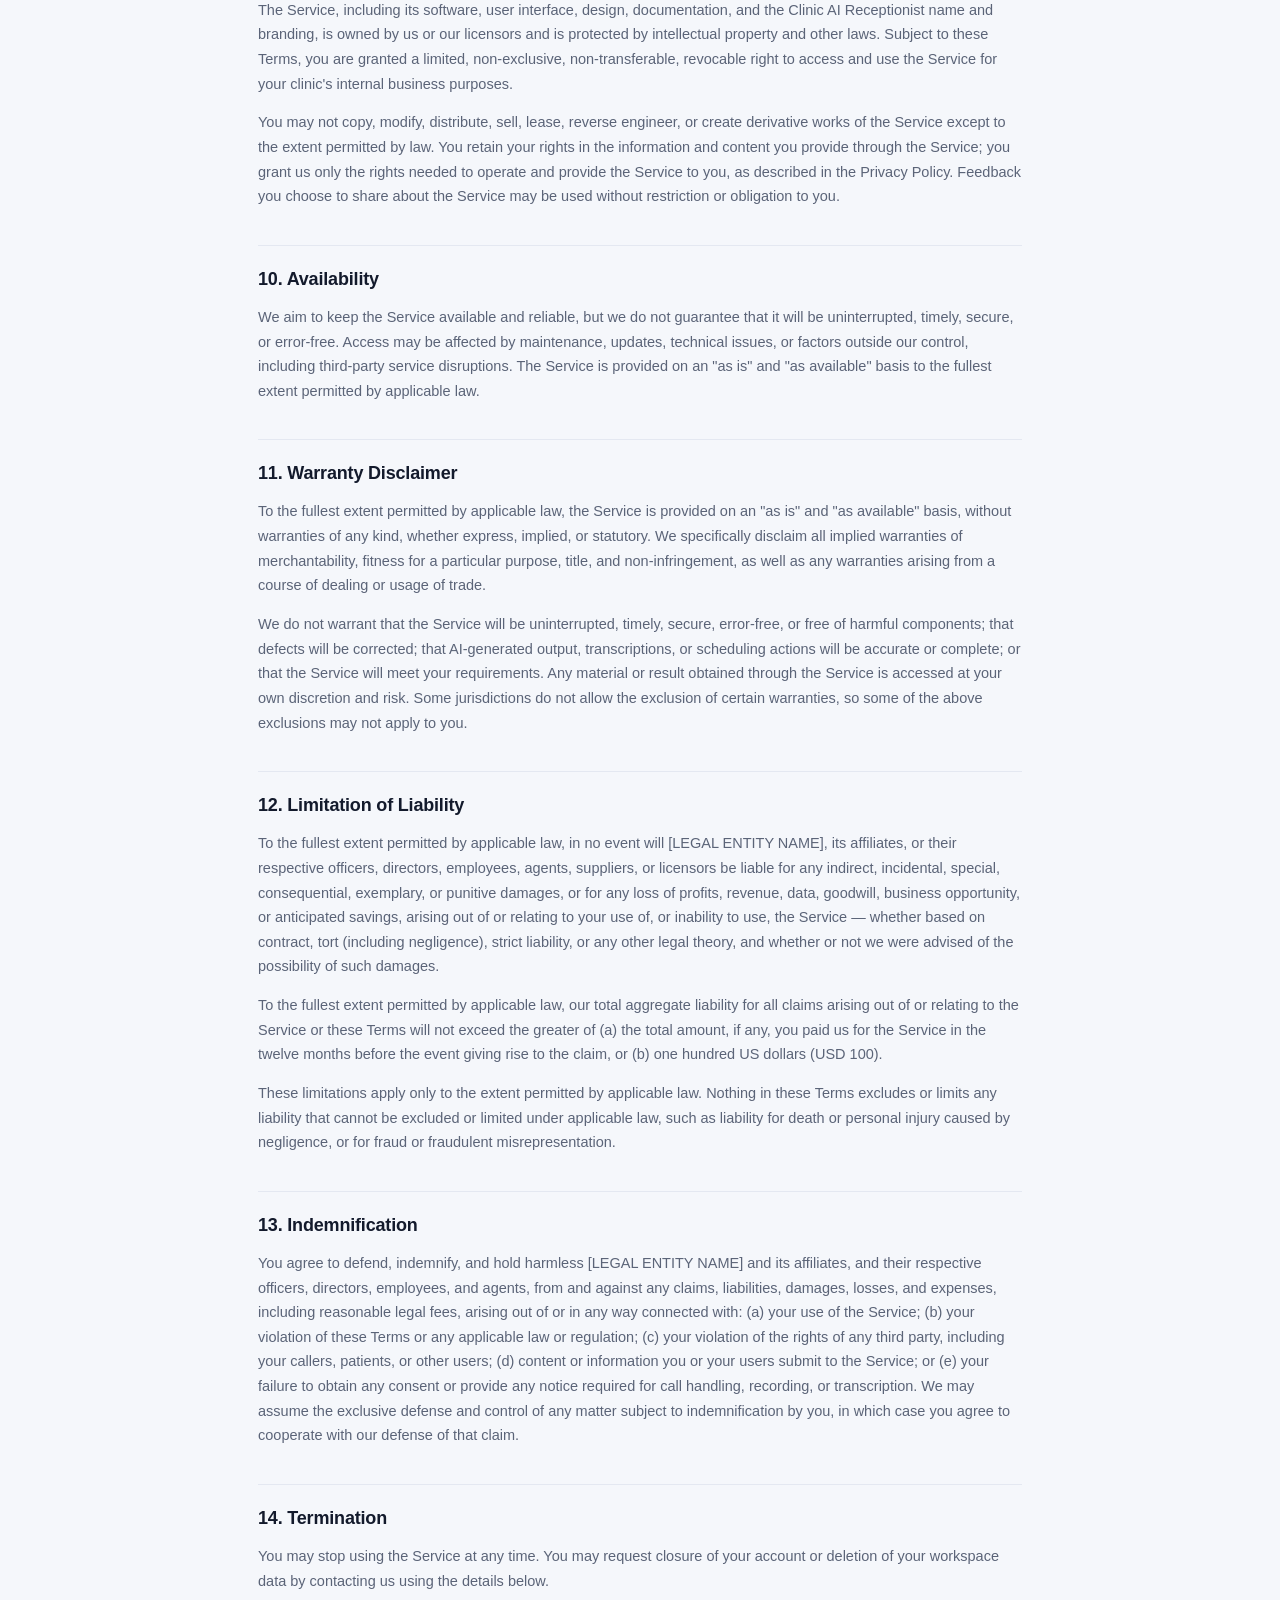
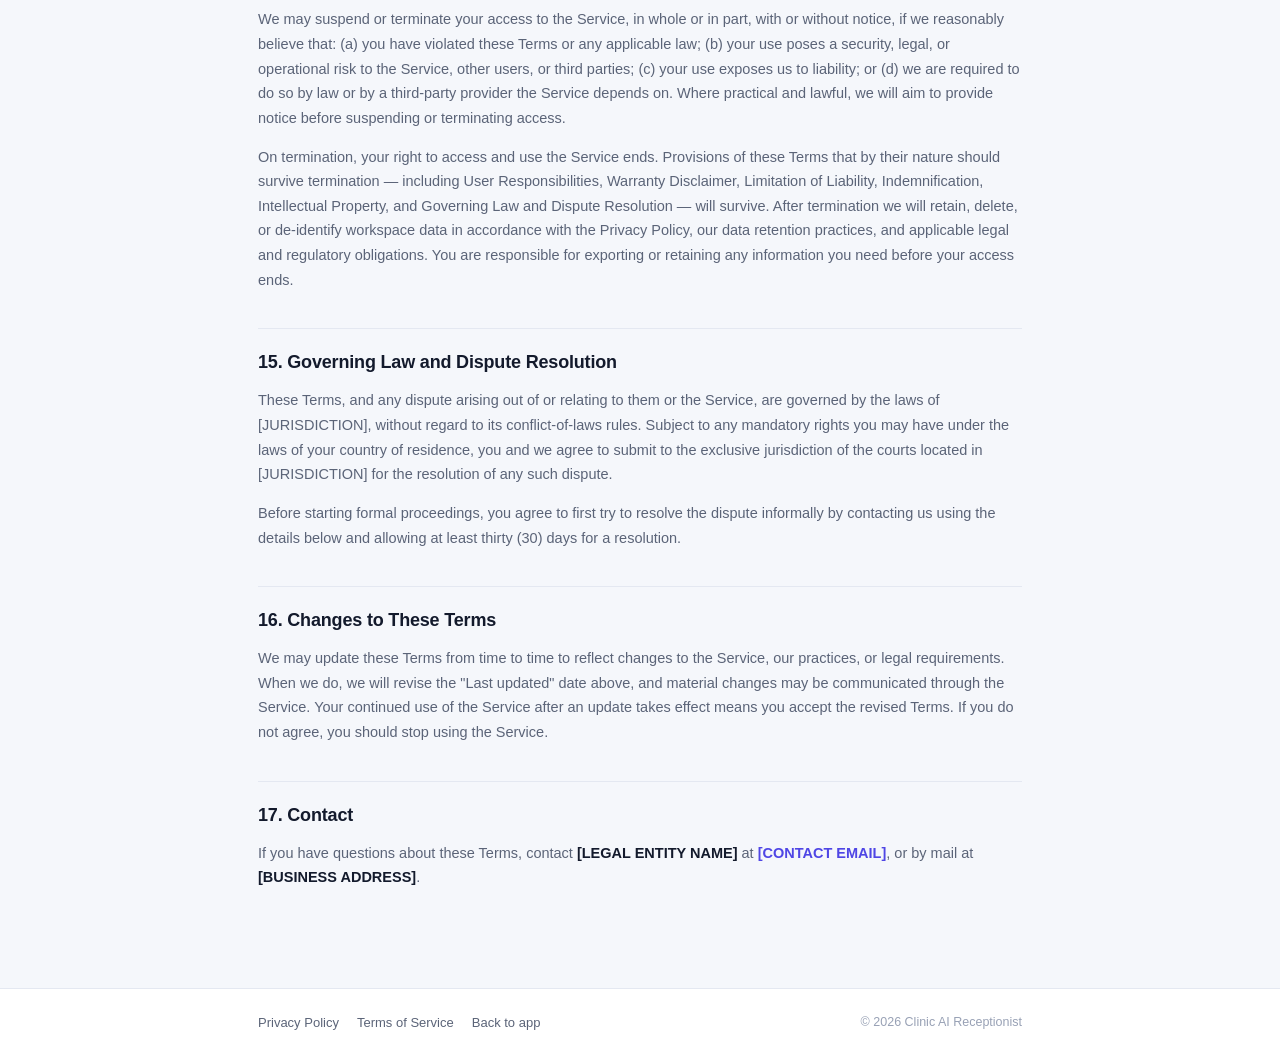
<file: frontend/terms.html>
<!DOCTYPE html>
<html lang="en">
<head>
<meta charset="UTF-8" />
<meta name="viewport" content="width=device-width, initial-scale=1.0" />
<!--
  Standalone PUBLIC page — not part of the SPA in index.html. It carries its
  own <meta> CSP (index.html's applies only to that document). This page makes
  no API calls, so connect-src stays 'self'. A real deployment should also send
  a Content-Security-Policy HTTP header. Mirrors privacy.html.
-->
<meta http-equiv="Content-Security-Policy" content="default-src 'self'; script-src 'self'; style-src 'self' 'unsafe-inline'; img-src 'self' data:; connect-src 'self'; object-src 'none'; base-uri 'self'; form-action 'self';" />
<title>Terms of Service | Clinic AI Receptionist</title>
<meta name="description" content="Terms of Service for Clinic AI Receptionist — the terms that govern use of the AI receptionist, call handling, appointment scheduling and related functionality." />
<meta name="robots" content="index, follow" />
<link rel="stylesheet" href="css/reset.css" />
<link rel="stylesheet" href="css/dashboard.css" />
<script src="js/legal.js"></script>
<style>
  /* Page-scoped layout only — every value is an existing design token from
     css/dashboard.css so this page inherits the app's theme, colours,
     typography and spacing (and dark mode) automatically. Kept identical to
     privacy.html so the two legal pages stay visually consistent. */
  .legal-topbar {
    display: flex; align-items: center; justify-content: space-between;
    gap: 14px; height: var(--topbar-h);
    padding: 0 22px;
    background: var(--bg-elevated);
    border-bottom: 1px solid var(--border);
    position: sticky; top: 0; z-index: 40;
  }
  .legal-brand { display: flex; align-items: center; gap: 10px; color: var(--text); }
  .legal-brand__name { font-weight: 700; font-size: 16px; letter-spacing: -0.01em; }

  .legal-root {
    max-width: 820px; width: 100%; margin: 0 auto;
    padding: 44px 28px 84px;
    animation: rise 0.5s var(--ease);
  }
  .legal-doc__title { font-size: 30px; font-weight: 700; letter-spacing: -0.02em; margin-bottom: 6px; }
  .legal-doc__meta { color: var(--text-faint); font-size: 13px; margin-bottom: 8px; }
  .legal-doc__intro { color: var(--text-muted); font-size: 15px; line-height: 1.7; margin: 20px 0 8px; }

  .legal-doc h2 {
    font-size: 18px; font-weight: 700; letter-spacing: -0.01em;
    margin: 36px 0 12px; padding-top: 20px;
    border-top: 1px solid var(--border);
  }
  .legal-doc h3 { font-size: 14.5px; font-weight: 700; margin: 22px 0 8px; color: var(--text); }
  .legal-doc p { color: var(--text-muted); font-size: 14.5px; line-height: 1.7; margin-bottom: 14px; }
  .legal-doc ul { display: flex; flex-direction: column; gap: 8px; margin: 0 0 16px; }
  .legal-doc li {
    position: relative; padding-left: 20px;
    color: var(--text-muted); font-size: 14.5px; line-height: 1.7;
  }
  .legal-doc li::before {
    content: ""; position: absolute; left: 3px; top: 10px;
    width: 6px; height: 6px; border-radius: 50%; background: var(--brand);
  }
  .legal-doc strong { color: var(--text); font-weight: 600; }
  .legal-doc a { color: var(--brand); font-weight: 600; }
  .legal-doc a:hover { text-decoration: underline; }

  .legal-callout {
    background: var(--brand-soft);
    border: 1px solid color-mix(in srgb, var(--brand) 22%, var(--border));
    border-radius: var(--radius-md);
    padding: 16px 18px; margin: 0 0 16px;
  }
  .legal-callout p { margin-bottom: 0; color: var(--text); }

  .legal-footer { background: var(--bg-elevated); border-top: 1px solid var(--border); }
  .legal-footer__inner {
    max-width: 820px; width: 100%; margin: 0 auto;
    padding: 24px 28px;
    display: flex; flex-wrap: wrap; align-items: center; justify-content: space-between; gap: 12px;
  }
  .legal-footer__links { display: flex; flex-wrap: wrap; gap: 18px; }
  .legal-footer__links a { font-size: 13px; font-weight: 500; color: var(--text-muted); }
  .legal-footer__links a:hover { color: var(--text); }
  .legal-footer__copy { font-size: 12.5px; color: var(--text-faint); }

  @media (max-width: 720px) {
    .legal-topbar { padding: 0 16px; }
    .legal-root { padding: 30px 16px 64px; }
    .legal-doc__title { font-size: 24px; }
    .legal-footer__inner { padding: 20px 16px; }
  }
</style>
</head>
<body>

<header class="legal-topbar">
  <a class="legal-brand" href="index.html" aria-label="Back to Clinic AI Receptionist">
    <span class="auth-brand__mark">AR</span>
    <span class="legal-brand__name">AI Receptionist</span>
  </a>
  <button class="icon-btn" id="theme-toggle" type="button" aria-label="Toggle dark / light mode" title="Toggle dark / light mode">
    <svg id="theme-icon-sun" viewBox="0 0 24 24" fill="none" stroke="currentColor" stroke-width="2" aria-hidden="true"><circle cx="12" cy="12" r="4"/><path d="M12 2v2M12 20v2M4.9 4.9l1.4 1.4M17.7 17.7l1.4 1.4M2 12h2M20 12h2M4.9 19.1l1.4-1.4M17.7 6.3l1.4-1.4"/></svg>
    <svg id="theme-icon-moon" viewBox="0 0 24 24" fill="none" stroke="currentColor" stroke-width="2" aria-hidden="true" hidden><path d="M21 12.79A9 9 0 1111.21 3 7 7 0 0021 12.79z"/></svg>
  </button>
</header>

<main class="legal-root">
  <article class="legal-doc">
    <h1 class="legal-doc__title">Terms of Service</h1>
    <p class="legal-doc__meta">Last updated: [LAST UPDATED DATE]</p>

    <p class="legal-doc__intro">
      These Terms of Service ("Terms") are a legal agreement between you and
      <strong>[LEGAL ENTITY NAME]</strong> ("we", "us", or "our"), located at
      <strong>[BUSINESS ADDRESS]</strong>. They govern access to and use of
      Clinic AI Receptionist (the "Service"), an AI-powered virtual receptionist
      for clinics and similar businesses. Please read these Terms carefully. By
      using the Service you agree to them.
    </p>

    <h2>1. Acceptance of Terms</h2>
    <p>
      By accessing or using the Service, creating an account, or configuring a
      workspace, you agree to be bound by these Terms and by any policies referenced
      in them, including the Privacy Policy. If you are using the Service on behalf
      of a clinic or organization, you represent that you are authorized to accept
      these Terms on its behalf, and "you" refers to that organization. If you do
      not agree to these Terms, do not use the Service.
    </p>

    <h2>2. Description of Service</h2>
    <p>Clinic AI Receptionist provides:</p>
    <ul>
      <li><strong>AI receptionist functionality</strong> — understanding caller requests and responding on the clinic's behalf.</li>
      <li><strong>Call handling</strong> — answering, routing, transcribing, and transferring calls to clinic staff when needed.</li>
      <li><strong>Appointment scheduling</strong> — checking availability and creating, rescheduling, cancelling, and sending reminders for appointments.</li>
      <li><strong>Calendar integration</strong> — connecting a supported calendar to check availability and create or manage events.</li>
      <li><strong>Clinic configuration</strong> — managing branches, services, providers, hours, and the settings that drive the AI receptionist.</li>
      <li><strong>Related administrative functionality</strong> — dashboards, records of calls, leads, patients, and appointments, team management, and notifications.</li>
    </ul>
    <p>
      The Service may evolve over time. We may add, change, or remove features, and
      these Terms apply to the Service as updated.
    </p>

    <h2>3. User Responsibilities</h2>
    <p>You are responsible for:</p>
    <ul>
      <li><strong>Providing accurate information</strong> — account details and any information entered into the Service.</li>
      <li><strong>Maintaining account security</strong> — safeguarding credentials, managing user access and roles, and promptly notifying us of any unauthorized use.</li>
      <li><strong>Correct clinic configuration</strong> — setting up branches, hours, services, and preferences so the Service behaves as you intend.</li>
      <li><strong>Accurate doctor, service, and availability information</strong> — keeping providers, services, and availability current so scheduling works correctly.</li>
      <li><strong>Lawful use of the Service</strong> — including obtaining any consent or providing any notices required for call handling, recording, or transcription in your jurisdiction.</li>
      <li><strong>Compliance with applicable laws</strong> — including those relating to telecommunications, consumer protection, privacy, and the handling of patient or health-related information that applies to your practice.</li>
    </ul>

    <h2>4. AI and Service Limitations</h2>
    <p>
      The Service uses automated speech processing and AI language models. You
      acknowledge and agree that:
    </p>
    <ul>
      <li>AI-generated responses can be inaccurate, incomplete, or otherwise contain errors.</li>
      <li>Automated call handling, transcription, and intent understanding are not guaranteed to be perfect and may misinterpret or miss information.</li>
      <li>You should maintain appropriate human oversight of the Service and its output.</li>
      <li>Important information — such as appointment details, caller identity, and any instructions acted on — should be verified when appropriate.</li>
    </ul>

    <h2>5. Appointment Disclaimer</h2>
    <p>
      Appointment scheduling through the Service depends on factors including:
    </p>
    <ul>
      <li>The clinic information you have configured (branches, services, providers, hours, and rules).</li>
      <li>Calendar availability at the time of the request.</li>
      <li>Connected integrations being authorized and functioning.</li>
      <li>The availability and correct operation of third-party services the Service relies on.</li>
    </ul>
    <p>
      Because of these dependencies, we do not guarantee that every appointment
      request will be completed successfully, that a booking will be free of error,
      or that a caller's preferred time will be available. You are responsible for
      reviewing scheduled appointments and for any follow-up your practice requires.
    </p>

    <h2>6. Healthcare Disclaimer</h2>
    <div class="legal-callout">
      <p>
        Clinic AI Receptionist is an administrative and communication tool. It does
        not provide medical advice, diagnosis, or treatment, and it is not a
        substitute for qualified healthcare professionals or for clinical judgment.
      </p>
    </div>
    <p>
      The Service must not be used to deliver clinical guidance to callers or
      patients, and it should not be relied on for medical decision-making, urgent
      or emergency situations, or triage. Callers with a medical emergency should be
      directed to appropriate emergency services. Any medical decisions remain the
      responsibility of licensed healthcare professionals.
    </p>

    <h2>7. Acceptable Use</h2>
    <p>You must not:</p>
    <ul>
      <li>Use the Service in violation of any applicable law or regulation.</li>
      <li>Abuse, harass, threaten, deceive, or mislead callers or other users.</li>
      <li>Attempt to gain unauthorized access to the Service, other accounts or workspaces, or any related systems or data.</li>
      <li>Interfere with or disrupt the Service, including through excessive load, probing, scanning, or denial-of-service activity.</li>
      <li>Introduce or transmit malicious code, malware, or other harmful components.</li>
      <li>Misuse integrations or use credentials or tokens in a manner not authorized by the relevant provider or by these Terms.</li>
      <li>Circumvent, disable, or otherwise attempt to bypass security controls, authentication, rate limits, or usage restrictions.</li>
      <li>Use the Service for fraud, impersonation, or other deceptive practices.</li>
    </ul>
    <p>
      We may suspend or terminate access for conduct that violates these Terms or
      that we reasonably believe is harmful to the Service, its users, or third
      parties.
    </p>

    <h2>8. Third-Party Integrations</h2>
    <p>
      The Service relies on and can connect to third-party services — including
      telephony and voice processing, speech-to-text and text-to-speech, AI model
      providers, messaging, calendar providers, and cloud infrastructure. Those
      services are governed by their own terms and policies, which you are
      responsible for reviewing and complying with for any integration you enable.
      Changes to, limits on, or outages of a third-party service may affect the
      functionality, performance, or availability of the Service, and we are not
      responsible for the acts or omissions of third-party providers.
    </p>

    <h2>9. Intellectual Property</h2>
    <p>
      The Service, including its software, user interface, design, documentation,
      and the Clinic AI Receptionist name and branding, is owned by us or our
      licensors and is protected by intellectual property and other laws. Subject to
      these Terms, you are granted a limited, non-exclusive, non-transferable,
      revocable right to access and use the Service for your clinic's internal
      business purposes.
    </p>
    <p>
      You may not copy, modify, distribute, sell, lease, reverse engineer, or create
      derivative works of the Service except to the extent permitted by law. You
      retain your rights in the information and content you provide through the
      Service; you grant us only the rights needed to operate and provide the
      Service to you, as described in the Privacy Policy. Feedback you choose to
      share about the Service may be used without restriction or obligation to you.
    </p>

    <h2>10. Availability</h2>
    <p>
      We aim to keep the Service available and reliable, but we do not guarantee
      that it will be uninterrupted, timely, secure, or error-free. Access may be
      affected by maintenance, updates, technical issues, or factors outside our
      control, including third-party service disruptions. The Service is provided
      on an "as is" and "as available" basis to the fullest extent permitted by
      applicable law.
    </p>

    <h2>11. Warranty Disclaimer</h2>
    <p>
      To the fullest extent permitted by applicable law, the Service is provided
      on an "as is" and "as available" basis, without warranties of any kind,
      whether express, implied, or statutory. We specifically disclaim all implied
      warranties of merchantability, fitness for a particular purpose, title, and
      non-infringement, as well as any warranties arising from a course of dealing
      or usage of trade.
    </p>
    <p>
      We do not warrant that the Service will be uninterrupted, timely, secure,
      error-free, or free of harmful components; that defects will be corrected;
      that AI-generated output, transcriptions, or scheduling actions will be
      accurate or complete; or that the Service will meet your requirements. Any
      material or result obtained through the Service is accessed at your own
      discretion and risk. Some jurisdictions do not allow the exclusion of
      certain warranties, so some of the above exclusions may not apply to you.
    </p>

    <h2>12. Limitation of Liability</h2>
    <p>
      To the fullest extent permitted by applicable law, in no event will
      [LEGAL ENTITY NAME], its affiliates, or their respective officers,
      directors, employees, agents, suppliers, or licensors be liable for any
      indirect, incidental, special, consequential, exemplary, or punitive
      damages, or for any loss of profits, revenue, data, goodwill, business
      opportunity, or anticipated savings, arising out of or relating to your use
      of, or inability to use, the Service — whether based on contract, tort
      (including negligence), strict liability, or any other legal theory, and
      whether or not we were advised of the possibility of such damages.
    </p>
    <p>
      To the fullest extent permitted by applicable law, our total aggregate
      liability for all claims arising out of or relating to the Service or these
      Terms will not exceed the greater of (a) the total amount, if any, you paid
      us for the Service in the twelve months before the event giving rise to the
      claim, or (b) one hundred US dollars (USD 100).
    </p>
    <p>
      These limitations apply only to the extent permitted by applicable law.
      Nothing in these Terms excludes or limits any liability that cannot be
      excluded or limited under applicable law, such as liability for death or
      personal injury caused by negligence, or for fraud or fraudulent
      misrepresentation.
    </p>

    <h2>13. Indemnification</h2>
    <p>
      You agree to defend, indemnify, and hold harmless [LEGAL ENTITY NAME] and
      its affiliates, and their respective officers, directors, employees, and
      agents, from and against any claims, liabilities, damages, losses, and
      expenses, including reasonable legal fees, arising out of or in any way
      connected with: (a) your use of the Service; (b) your violation of these
      Terms or any applicable law or regulation; (c) your violation of the rights
      of any third party, including your callers, patients, or other users;
      (d) content or information you or your users submit to the Service; or
      (e) your failure to obtain any consent or provide any notice required for
      call handling, recording, or transcription. We may assume the exclusive
      defense and control of any matter subject to indemnification by you, in
      which case you agree to cooperate with our defense of that claim.
    </p>

    <h2>14. Termination</h2>
    <p>
      You may stop using the Service at any time. You may request closure of your
      account or deletion of your workspace data by contacting us using the
      details below.
    </p>
    <p>
      We may suspend or terminate your access to the Service, in whole or in
      part, with or without notice, if we reasonably believe that: (a) you have
      violated these Terms or any applicable law; (b) your use poses a security,
      legal, or operational risk to the Service, other users, or third parties;
      (c) your use exposes us to liability; or (d) we are required to do so by law
      or by a third-party provider the Service depends on. Where practical and
      lawful, we will aim to provide notice before suspending or terminating
      access.
    </p>
    <p>
      On termination, your right to access and use the Service ends. Provisions of
      these Terms that by their nature should survive termination — including User
      Responsibilities, Warranty Disclaimer, Limitation of Liability,
      Indemnification, Intellectual Property, and Governing Law and Dispute
      Resolution — will survive. After termination we will retain, delete, or
      de-identify workspace data in accordance with the Privacy Policy, our data
      retention practices, and applicable legal and regulatory obligations. You
      are responsible for exporting or retaining any information you need before
      your access ends.
    </p>

    <h2>15. Governing Law and Dispute Resolution</h2>
    <p>
      These Terms, and any dispute arising out of or relating to them or the
      Service, are governed by the laws of [JURISDICTION], without regard to its
      conflict-of-laws rules. Subject to any mandatory rights you may have under
      the laws of your country of residence, you and we agree to submit to the
      exclusive jurisdiction of the courts located in [JURISDICTION] for the
      resolution of any such dispute.
    </p>
    <p>
      Before starting formal proceedings, you agree to first try to resolve the
      dispute informally by contacting us using the details below and allowing at
      least thirty (30) days for a resolution.
    </p>

    <h2>16. Changes to These Terms</h2>
    <p>
      We may update these Terms from time to time to reflect changes to the Service,
      our practices, or legal requirements. When we do, we will revise the "Last
      updated" date above, and material changes may be communicated through the
      Service. Your continued use of the Service after an update takes effect means
      you accept the revised Terms. If you do not agree, you should stop using the
      Service.
    </p>

    <h2>17. Contact</h2>
    <p>
      If you have questions about these Terms, contact <strong>[LEGAL ENTITY NAME]</strong>
      at <a href="mailto:[CONTACT EMAIL]">[CONTACT EMAIL]</a>, or by mail at
      <strong>[BUSINESS ADDRESS]</strong>.
    </p>
  </article>
</main>

<footer class="legal-footer">
  <div class="legal-footer__inner">
    <nav class="legal-footer__links" aria-label="Legal">
      <a href="/privacy">Privacy Policy</a>
      <a href="/terms" aria-current="page">Terms of Service</a>
      <a href="index.html">Back to app</a>
    </nav>
    <span class="legal-footer__copy">&copy; <span id="legal-year">2026</span> Clinic AI Receptionist</span>
  </div>
</footer>

</body>
</html>
</file>
<file: frontend/css/dashboard.css>
/* ==========================================================================
   AI Receptionist — Premium Healthcare SaaS Dashboard
   Phase 11: HTML5 / CSS3 / vanilla JS only. No frameworks, no build step.
   ========================================================================== */

/* -- Design tokens -------------------------------------------------------- */
:root {
  --font-sans: "Inter", -apple-system, BlinkMacSystemFont, "Segoe UI", Roboto, sans-serif;

  --bg: #f5f7fb;
  --bg-elevated: #ffffff;
  --bg-subtle: #eef1f8;
  --surface: #ffffff;
  --surface-hover: #f8f9fd;
  --border: #e4e8f1;
  --border-strong: #d3d9e6;

  --text: #131a2c;
  --text-muted: #5b6478;
  --text-faint: #98a1b5;

  --brand: #4f46e5;
  --brand-strong: #4338ca;
  --brand-soft: #eef0fe;
  --brand-contrast: #ffffff;

  --chart-1: #6366f1;
  --chart-2: #0ea5e9;
  --chart-3: #10b981;
  --chart-4: #f59e0b;
  --chart-5: #ef4444;
  --chart-6: #94a3b8;

  --success: #10b981;
  --success-soft: #e7faf3;
  --warning: #f59e0b;
  --warning-soft: #fef6e7;
  --danger: #ef4444;
  --danger-soft: #fdecec;
  --info: #0ea5e9;
  --info-soft: #e8f6fd;

  --radius-sm: 8px;
  --radius-md: 12px;
  --radius-lg: 18px;
  --radius-pill: 999px;

  --shadow-sm: 0 1px 2px rgba(20, 24, 40, 0.06);
  --shadow-md: 0 6px 20px -6px rgba(20, 24, 40, 0.14);
  --shadow-lg: 0 20px 45px -18px rgba(20, 24, 40, 0.28);

  --ease: cubic-bezier(0.4, 0, 0.2, 1);
  --sidebar-w: 264px;
  --sidebar-w-collapsed: 76px;
  --topbar-h: 68px;
}

:root[data-theme="dark"] {
  --bg: #0b0e17;
  --bg-elevated: #121826;
  --bg-subtle: #0f1420;
  --surface: #131a2a;
  --surface-hover: #171f32;
  --border: #232c42;
  --border-strong: #2c3752;

  --text: #eef1fa;
  --text-muted: #9aa4bf;
  --text-faint: #656f8c;

  --brand-soft: rgba(99, 102, 241, 0.16);
  --success-soft: rgba(16, 185, 129, 0.14);
  --warning-soft: rgba(245, 158, 11, 0.14);
  --danger-soft: rgba(239, 68, 68, 0.14);
  --info-soft: rgba(14, 165, 233, 0.14);

  --shadow-sm: 0 1px 2px rgba(0, 0, 0, 0.3);
  --shadow-md: 0 10px 30px -10px rgba(0, 0, 0, 0.55);
  --shadow-lg: 0 24px 60px -20px rgba(0, 0, 0, 0.65);
}

@media (prefers-color-scheme: dark) {
  :root:not([data-theme="light"]) {
    --bg: #0b0e17;
    --bg-elevated: #121826;
    --bg-subtle: #0f1420;
    --surface: #131a2a;
    --surface-hover: #171f32;
    --border: #232c42;
    --border-strong: #2c3752;
    --text: #eef1fa;
    --text-muted: #9aa4bf;
    --text-faint: #656f8c;
    --brand-soft: rgba(99, 102, 241, 0.16);
    --success-soft: rgba(16, 185, 129, 0.14);
    --warning-soft: rgba(245, 158, 11, 0.14);
    --danger-soft: rgba(239, 68, 68, 0.14);
    --info-soft: rgba(14, 165, 233, 0.14);
    --shadow-sm: 0 1px 2px rgba(0, 0, 0, 0.3);
    --shadow-md: 0 10px 30px -10px rgba(0, 0, 0, 0.55);
    --shadow-lg: 0 24px 60px -20px rgba(0, 0, 0, 0.65);
  }
}

html { color-scheme: light dark; }
body {
  font-family: var(--font-sans);
  background: var(--bg);
  color: var(--text);
  font-size: 14.5px;
  line-height: 1.5;
}

::selection { background: var(--brand); color: #fff; }

::-webkit-scrollbar { width: 10px; height: 10px; }
::-webkit-scrollbar-track { background: transparent; }
::-webkit-scrollbar-thumb { background: var(--border-strong); border-radius: 999px; border: 2px solid transparent; background-clip: content-box; }

a, button, input, select, textarea { font-family: inherit; }

/* -- Auth screen ----------------------------------------------------------- */
.auth-screen {
  min-height: 100vh;
  display: grid;
  place-items: center;
  background:
    radial-gradient(1200px 600px at 15% -10%, var(--brand-soft), transparent 60%),
    radial-gradient(900px 500px at 110% 10%, var(--info-soft), transparent 55%),
    var(--bg);
  padding: 24px;
}
.auth-card {
  width: 100%;
  max-width: 408px;
  background: var(--surface);
  border: 1px solid var(--border);
  border-radius: var(--radius-lg);
  box-shadow: var(--shadow-lg);
  padding: 36px 32px 28px;
  animation: rise 0.5s var(--ease);
}
.auth-brand { display: flex; align-items: center; gap: 10px; margin-bottom: 22px; }
.auth-brand__mark {
  width: 38px; height: 38px; border-radius: 11px;
  background: var(--brand);
  display: grid; place-items: center; color: #fff; font-weight: 700; font-size: 15px;
  box-shadow: var(--shadow-sm);
}
.auth-brand__name { font-weight: 700; font-size: 16px; letter-spacing: -0.01em; }
.auth-title { font-size: 22px; font-weight: 700; letter-spacing: -0.02em; margin-bottom: 4px; }
.auth-subtitle { color: var(--text-muted); font-size: 13.5px; margin-bottom: 24px; }
.auth-form { display: flex; flex-direction: column; gap: 14px; }
.auth-footer { margin-top: 20px; text-align: center; font-size: 13px; color: var(--text-muted); }
.auth-footer button { color: var(--brand); font-weight: 600; }
.auth-error { display: none; }
.auth-error.is-visible {
  display: flex; gap: 8px; align-items: flex-start;
  background: var(--danger-soft); color: var(--danger);
  border-radius: var(--radius-sm); padding: 10px 12px; font-size: 13px; margin-bottom: 4px;
}
.auth-demo-hint { font-size: 12px; color: var(--text-faint); margin-top: 14px; text-align: center; line-height: 1.6; }

/* -- Form elements ---------------------------------------------------------- */
.field { display: flex; flex-direction: column; gap: 6px; }
.field__label { font-size: 12.5px; font-weight: 600; color: var(--text-muted); }
.field__hint { font-size: 11.5px; color: var(--text-faint); }
.field__error { font-size: 12.5px; color: var(--danger); background: var(--danger-soft); border-radius: var(--radius-sm); padding: 8px 10px; }
.field__error[hidden] { display: none; }
.input, .select, .textarea {
  width: 100%;
  background: var(--bg-subtle);
  border: 1px solid var(--border);
  border-radius: var(--radius-sm);
  padding: 10px 12px;
  font-size: 14px;
  color: var(--text);
  transition: border-color 0.15s var(--ease), box-shadow 0.15s var(--ease), background 0.15s var(--ease);
}
.textarea { resize: vertical; min-height: 90px; }
.input:focus, .select:focus, .textarea:focus {
  outline: none; border-color: var(--brand); background: var(--surface);
  box-shadow: 0 0 0 3px var(--brand-soft);
}
.input::placeholder { color: var(--text-faint); }
.checkbox-row { display: flex; align-items: center; gap: 8px; font-size: 13.5px; color: var(--text-muted); }

/* -- Buttons ---------------------------------------------------------------- */
.btn {
  display: inline-flex; align-items: center; justify-content: center; gap: 8px;
  border-radius: var(--radius-sm);
  padding: 10px 16px;
  font-size: 13.5px; font-weight: 600;
  border: 1px solid transparent;
  cursor: pointer;
  transition: transform 0.12s var(--ease), box-shadow 0.15s var(--ease), background 0.15s var(--ease), border-color 0.15s var(--ease), opacity 0.15s;
  white-space: nowrap;
}
.btn:active { transform: translateY(1px) scale(0.99); }
.btn:disabled { opacity: 0.55; cursor: not-allowed; transform: none; }
.btn--primary { background: var(--brand); color: #fff; box-shadow: var(--shadow-sm); }
.btn--primary:hover:not(:disabled) { background: var(--brand-strong); box-shadow: var(--shadow-md); }
.btn--secondary { background: var(--surface); color: var(--text); border-color: var(--border-strong); }
.btn--secondary:hover:not(:disabled) { background: var(--surface-hover); }
.btn--ghost { background: transparent; color: var(--text-muted); }
.btn--ghost:hover:not(:disabled) { background: var(--bg-subtle); color: var(--text); }
.btn--danger { background: var(--danger-soft); color: var(--danger); }
.btn--danger:hover:not(:disabled) { background: var(--danger); color: #fff; }
.btn--sm { padding: 6px 11px; font-size: 12.5px; }
.btn--block { width: 100%; }
.btn--icon { padding: 8px; border-radius: var(--radius-sm); }
.btn .spinner { display: none; }
.btn.is-loading .spinner { display: inline-block; }
.btn.is-loading .btn__label { opacity: 0.7; }

/* -- App shell ---------------------------------------------------------------- */
.app-shell { display: flex; min-height: 100vh; }

.sidebar {
  width: var(--sidebar-w);
  flex-shrink: 0;
  background: var(--bg-elevated);
  border-right: 1px solid var(--border);
  display: flex; flex-direction: column;
  transition: width 0.22s var(--ease);
  position: sticky; top: 0; height: 100vh; z-index: 40;
}
.app-shell.is-collapsed .sidebar { width: var(--sidebar-w-collapsed); }

.sidebar__brand { display: flex; align-items: center; gap: 10px; padding: 18px 20px; height: var(--topbar-h); border-bottom: 1px solid var(--border); overflow: hidden; }
.sidebar__mark { width: 34px; height: 34px; flex-shrink: 0; border-radius: 10px; background: var(--brand); display: grid; place-items: center; color: #fff; font-weight: 700; font-size: 13px; }
.sidebar__brand-text { font-weight: 700; font-size: 14.5px; letter-spacing: -0.01em; white-space: nowrap; opacity: 1; transition: opacity 0.15s; }
.app-shell.is-collapsed .sidebar__brand-text { opacity: 0; width: 0; }

.sidebar__nav { flex: 1; overflow-y: auto; padding: 14px 12px; display: flex; flex-direction: column; gap: 2px; }
.nav-item {
  display: flex; align-items: center; gap: 12px;
  padding: 10px 12px; border-radius: var(--radius-sm);
  color: var(--text-muted); font-size: 13.5px; font-weight: 500;
  cursor: pointer; position: relative; white-space: nowrap; overflow: hidden;
  transition: background 0.15s var(--ease), color 0.15s var(--ease);
}
.nav-item:hover { background: var(--bg-subtle); color: var(--text); }
.nav-item.is-active { background: var(--brand-soft); color: var(--brand-strong); font-weight: 600; }
.nav-item__icon { width: 19px; height: 19px; flex-shrink: 0; display: grid; place-items: center; }
.nav-item__icon svg { width: 100%; height: 100%; }
.nav-item__label { opacity: 1; transition: opacity 0.15s; }
.app-shell.is-collapsed .nav-item__label { opacity: 0; width: 0; }
.nav-item__badge { margin-left: auto; background: var(--danger); color: #fff; font-size: 10.5px; font-weight: 700; padding: 1px 6px; border-radius: 999px; }
.app-shell.is-collapsed .nav-item__badge { display: none; }

.sidebar__section-label { padding: 14px 12px 6px; font-size: 10.5px; font-weight: 700; letter-spacing: 0.08em; text-transform: uppercase; color: var(--text-faint); }
.app-shell.is-collapsed .sidebar__section-label { opacity: 0; height: 6px; overflow: hidden; padding: 0; }

.sidebar__footer { padding: 12px; border-top: 1px solid var(--border); }
.sidebar__collapse-btn { width: 100%; justify-content: flex-start; }

/* -- Topbar ---------------------------------------------------------------- */
.topbar {
  height: var(--topbar-h); flex-shrink: 0;
  display: flex; align-items: center; gap: 14px;
  padding: 0 22px; border-bottom: 1px solid var(--border);
  background: color-mix(in srgb, var(--bg-elevated) 88%, transparent);
  backdrop-filter: blur(10px);
  position: sticky; top: 0; z-index: 30;
}
.topbar__menu-btn { display: none; }
.topbar__title { font-size: 16.5px; font-weight: 700; letter-spacing: -0.01em; white-space: nowrap; }
.topbar__crumb { color: var(--text-faint); font-weight: 500; font-size: 12.5px; }

.topbar__search { flex: 1; max-width: 420px; margin-left: 12px; position: relative; }
.topbar__search svg { position: absolute; left: 12px; top: 50%; transform: translateY(-50%); width: 15px; height: 15px; color: var(--text-faint); }
.topbar__search input {
  width: 100%; padding: 9px 12px 9px 34px; border-radius: var(--radius-pill);
  border: 1px solid var(--border); background: var(--bg-subtle); font-size: 13px; color: var(--text);
}
.topbar__search input:focus { outline: none; border-color: var(--brand); background: var(--surface); box-shadow: 0 0 0 3px var(--brand-soft); }
.topbar__search kbd { position: absolute; right: 10px; top: 50%; transform: translateY(-50%); font-size: 10.5px; color: var(--text-faint); background: var(--surface); border: 1px solid var(--border); border-radius: 5px; padding: 1px 5px; }

.topbar__actions { margin-left: auto; display: flex; align-items: center; gap: 8px; }
.icon-btn {
  width: 38px; height: 38px; border-radius: var(--radius-sm); display: grid; place-items: center;
  color: var(--text-muted); position: relative; transition: background 0.15s, color 0.15s;
}
.icon-btn:hover { background: var(--bg-subtle); color: var(--text); }
.icon-btn svg { width: 18px; height: 18px; }
.icon-btn__dot { position: absolute; top: 7px; right: 7px; width: 8px; height: 8px; border-radius: 50%; background: var(--danger); border: 2px solid var(--bg-elevated); }

.user-menu { position: relative; }
.user-chip { display: flex; align-items: center; gap: 9px; padding: 6px 10px 6px 6px; border-radius: var(--radius-pill); transition: background 0.15s; }
.user-chip:hover { background: var(--bg-subtle); }
.avatar {
  width: 30px; height: 30px; border-radius: 50%; display: grid; place-items: center;
  font-size: 12px; font-weight: 700; color: #fff; flex-shrink: 0;
  background: var(--brand);
}
.user-chip__meta { text-align: left; line-height: 1.25; }
.user-chip__name { font-size: 12.5px; font-weight: 600; }
.user-chip__role { font-size: 11px; color: var(--text-faint); }

.dropdown {
  position: absolute; top: calc(100% + 10px); right: 0; min-width: 240px;
  background: var(--surface); border: 1px solid var(--border); border-radius: var(--radius-md);
  box-shadow: var(--shadow-lg); padding: 8px; z-index: 60;
  opacity: 0; visibility: hidden; transform: translateY(-6px) scale(0.98);
  transition: opacity 0.15s var(--ease), transform 0.15s var(--ease), visibility 0.15s;
}
.dropdown.is-open { opacity: 1; visibility: visible; transform: translateY(0) scale(1); }
.dropdown__header { padding: 8px 10px; border-bottom: 1px solid var(--border); margin-bottom: 6px; }
.dropdown__item { display: flex; align-items: center; gap: 10px; width: 100%; padding: 9px 10px; border-radius: var(--radius-sm); font-size: 13px; color: var(--text); text-align: left; }
.dropdown__item:hover { background: var(--bg-subtle); }
.dropdown__item svg { width: 16px; height: 16px; color: var(--text-muted); }
.dropdown__item--danger { color: var(--danger); }
.dropdown__divider { height: 1px; background: var(--border); margin: 6px 0; }
.notif-list { max-height: 340px; overflow-y: auto; display: flex; flex-direction: column; gap: 2px; }
.notif-item { padding: 10px; border-radius: var(--radius-sm); font-size: 12.5px; }
.notif-item:hover { background: var(--bg-subtle); }
.notif-item__title { font-weight: 600; margin-bottom: 2px; }
.notif-item__time { color: var(--text-faint); font-size: 11px; }

/* -- Content / page layout ------------------------------------------------- */
.content { flex: 1; min-width: 0; display: flex; flex-direction: column; }
.page-root { padding: 24px 28px 60px; max-width: 1440px; width: 100%; margin: 0 auto; }
.page { display: none; animation: rise 0.35s var(--ease); }
.page.is-active { display: block; }

.page-header { display: flex; align-items: flex-end; justify-content: space-between; gap: 16px; margin-bottom: 22px; flex-wrap: wrap; }
.page-header__title { font-size: 22px; font-weight: 700; letter-spacing: -0.02em; }
.page-header__subtitle { color: var(--text-muted); font-size: 13.5px; margin-top: 3px; }
.page-header__actions { display: flex; gap: 10px; flex-wrap: wrap; }

/* -- Grids / cards ------------------------------------------------------------ */
.grid { display: grid; gap: 18px; }
.grid--kpi { grid-template-columns: repeat(auto-fit, minmax(210px, 1fr)); margin-bottom: 20px; }
.grid--2 { grid-template-columns: 2fr 1fr; }
.grid--3 { grid-template-columns: repeat(3, 1fr); }
.grid--auto { grid-template-columns: repeat(auto-fill, minmax(260px, 1fr)); }

.card {
  background: var(--surface); border: 1px solid var(--border); border-radius: var(--radius-lg);
  padding: 20px; box-shadow: var(--shadow-sm);
  transition: box-shadow 0.2s var(--ease), transform 0.2s var(--ease), border-color 0.2s var(--ease);
}
.card--hover:hover { box-shadow: var(--shadow-md); transform: translateY(-2px); border-color: var(--border-strong); }
.card__head { display: flex; align-items: center; justify-content: space-between; margin-bottom: 14px; gap: 10px; }
.card__title { font-size: 14px; font-weight: 700; letter-spacing: -0.01em; }
.card__subtitle { font-size: 12px; color: var(--text-faint); margin-top: 2px; }

.kpi-card { position: relative; overflow: hidden; }
.kpi-card__icon { width: 38px; height: 38px; border-radius: 10px; display: grid; place-items: center; margin-bottom: 14px; }
.kpi-card__icon svg { width: 19px; height: 19px; }
.kpi-card__value { font-size: 26px; font-weight: 800; letter-spacing: -0.02em; }
.kpi-card__label { font-size: 12.5px; color: var(--text-muted); margin-top: 2px; }
.kpi-card__delta { display: inline-flex; align-items: center; gap: 3px; font-size: 12px; font-weight: 700; margin-top: 10px; padding: 2px 7px; border-radius: 999px; }
.kpi-card__delta--up { color: var(--success); background: var(--success-soft); }
.kpi-card__delta--down { color: var(--danger); background: var(--danger-soft); }
.kpi-card__spark { position: absolute; bottom: 0; right: 0; width: 100px; height: 40px; opacity: 0.85; }

.tone-brand { background: var(--brand-soft); color: var(--brand); }
.tone-success { background: var(--success-soft); color: var(--success); }
.tone-warning { background: var(--warning-soft); color: var(--warning); }
.tone-danger { background: var(--danger-soft); color: var(--danger); }
.tone-info { background: var(--info-soft); color: var(--info); }

/* -- Badges / pills -------------------------------------------------------- */
.badge { display: inline-flex; align-items: center; gap: 5px; font-size: 11.5px; font-weight: 700; padding: 3px 9px; border-radius: 999px; white-space: nowrap; }
.badge::before { content: ""; width: 6px; height: 6px; border-radius: 50%; background: currentColor; }
.badge--dot-off::before { display: none; }

/* -- Tables ------------------------------------------------------------------ */
.table-card { background: var(--surface); border: 1px solid var(--border); border-radius: var(--radius-lg); box-shadow: var(--shadow-sm); overflow: hidden; }
.table-toolbar { display: flex; align-items: center; gap: 10px; padding: 16px 18px; border-bottom: 1px solid var(--border); flex-wrap: wrap; }
.table-toolbar__search { position: relative; flex: 1; min-width: 200px; max-width: 320px; }
.table-toolbar__search svg { position: absolute; left: 11px; top: 50%; transform: translateY(-50%); width: 14px; height: 14px; color: var(--text-faint); }
.table-toolbar__search input { width: 100%; padding: 8px 10px 8px 32px; border-radius: var(--radius-sm); border: 1px solid var(--border); background: var(--bg-subtle); font-size: 13px; }
.table-toolbar__filters { display: flex; gap: 8px; flex-wrap: wrap; }
.table-toolbar__filters select { padding: 8px 10px; font-size: 12.5px; border-radius: var(--radius-sm); border: 1px solid var(--border); background: var(--bg-subtle); color: var(--text); }
.table-toolbar__spacer { flex: 1; }
.table-toolbar__count { font-size: 12px; color: var(--text-faint); white-space: nowrap; }

.table-scroll { overflow-x: auto; }
table.data-table { width: 100%; border-collapse: collapse; min-width: 640px; }
.data-table thead th {
  text-align: left; font-size: 11px; font-weight: 700; letter-spacing: 0.04em; text-transform: uppercase;
  color: var(--text-faint); padding: 11px 18px; border-bottom: 1px solid var(--border); white-space: nowrap;
  cursor: pointer; user-select: none;
}
.data-table thead th:hover { color: var(--text-muted); }
.data-table thead th.is-sorted { color: var(--brand); }
.data-table tbody tr { border-bottom: 1px solid var(--border); transition: background 0.12s; }
.data-table tbody tr:last-child { border-bottom: none; }
.data-table tbody tr:hover { background: var(--surface-hover); }
.data-table td { padding: 13px 18px; font-size: 13px; vertical-align: middle; }
.data-table td.num { text-align: right; font-variant-numeric: tabular-nums; }
.cell-primary { font-weight: 600; }
.cell-muted { color: var(--text-muted); }
.cell-row-flex { display: flex; align-items: center; gap: 10px; }
.row-actions { display: flex; gap: 4px; justify-content: flex-end; opacity: 0; transition: opacity 0.12s; }
.data-table tbody tr:hover .row-actions { opacity: 1; }

.table-footer { display: flex; align-items: center; justify-content: space-between; padding: 12px 18px; border-top: 1px solid var(--border); font-size: 12.5px; color: var(--text-muted); }
.pagination { display: flex; gap: 4px; }
.pagination button { width: 28px; height: 28px; border-radius: 7px; font-size: 12px; color: var(--text-muted); }
.pagination button:hover { background: var(--bg-subtle); }
.pagination button.is-active { background: var(--brand); color: #fff; font-weight: 700; }

/* -- Loading / empty / error states ------------------------------------------ */
.state-block { display: flex; flex-direction: column; align-items: center; justify-content: center; text-align: center; padding: 56px 24px; gap: 10px; }
.state-block__icon { width: 52px; height: 52px; border-radius: 16px; display: grid; place-items: center; margin-bottom: 6px; }
.state-block__icon svg { width: 24px; height: 24px; }
.state-block__title { font-size: 14.5px; font-weight: 700; }
.state-block__text { font-size: 13px; color: var(--text-muted); max-width: 360px; }
.state-block__actions { margin-top: 6px; display: flex; gap: 8px; }

.skeleton { background: linear-gradient(100deg, var(--bg-subtle) 30%, var(--border) 50%, var(--bg-subtle) 70%); background-size: 250% 100%; animation: shimmer 1.4s ease-in-out infinite; border-radius: 8px; }
.skeleton-row { display: flex; gap: 14px; padding: 13px 18px; align-items: center; }
.skeleton-line { height: 12px; border-radius: 6px; }
.skeleton-block { padding: 18px; }

/* -- Modals ------------------------------------------------------------------ */
.modal-backdrop {
  position: fixed; inset: 0; background: rgba(10, 13, 22, 0.55); backdrop-filter: blur(3px);
  display: flex; align-items: center; justify-content: center; padding: 20px; z-index: 100;
  opacity: 0; visibility: hidden; transition: opacity 0.2s var(--ease), visibility 0.2s;
}
.modal-backdrop.is-open { opacity: 1; visibility: visible; }
.modal {
  width: 100%; max-width: 520px; max-height: 88vh; overflow-y: auto;
  background: var(--surface); border: 1px solid var(--border); border-radius: var(--radius-lg);
  box-shadow: var(--shadow-lg); transform: translateY(14px) scale(0.98); transition: transform 0.22s var(--ease);
}
.modal-backdrop.is-open .modal { transform: translateY(0) scale(1); }
.modal--wide { max-width: 720px; }
.modal__header { display: flex; align-items: center; justify-content: space-between; padding: 18px 22px; border-bottom: 1px solid var(--border); position: sticky; top: 0; background: var(--surface); z-index: 1; }
.modal__title { font-size: 15.5px; font-weight: 700; }
.modal__body { padding: 22px; display: flex; flex-direction: column; gap: 16px; }
.modal__footer { display: flex; justify-content: flex-end; gap: 10px; padding: 16px 22px; border-top: 1px solid var(--border); }
.modal__close { color: var(--text-faint); }
.modal__close:hover { color: var(--text); }
.form-grid { display: grid; grid-template-columns: 1fr 1fr; gap: 14px; }

/* -- Toasts ------------------------------------------------------------------- */
.toast-root { position: fixed; bottom: 22px; right: 22px; display: flex; flex-direction: column; gap: 10px; z-index: 200; width: 340px; max-width: calc(100vw - 32px); }
.toast {
  display: flex; gap: 11px; align-items: flex-start; background: var(--surface); border: 1px solid var(--border);
  border-radius: var(--radius-md); box-shadow: var(--shadow-lg); padding: 13px 14px;
  animation: toast-in 0.28s var(--ease);
  border-left: 3px solid var(--brand);
}
.toast--success { border-left-color: var(--success); }
.toast--error { border-left-color: var(--danger); }
.toast--warning { border-left-color: var(--warning); }
.toast.is-leaving { animation: toast-out 0.22s var(--ease) forwards; }
.toast__icon { width: 20px; height: 20px; flex-shrink: 0; margin-top: 1px; }
.toast__title { font-size: 13px; font-weight: 700; }
.toast__text { font-size: 12.5px; color: var(--text-muted); margin-top: 2px; }
.toast__close { margin-left: auto; color: var(--text-faint); flex-shrink: 0; }

/* -- Misc components -------------------------------------------------------- */
.section-title { font-size: 14.5px; font-weight: 700; margin: 28px 0 14px; letter-spacing: -0.01em; }
.divider { height: 1px; background: var(--border); margin: 18px 0; }

.chip-toggle { display: inline-flex; background: var(--bg-subtle); border: 1px solid var(--border); border-radius: var(--radius-pill); padding: 3px; }
.chip-toggle button { padding: 6px 13px; font-size: 12.5px; font-weight: 600; border-radius: var(--radius-pill); color: var(--text-muted); }
.chip-toggle button.is-active { background: var(--surface); color: var(--text); box-shadow: var(--shadow-sm); }

.switch { position: relative; display: inline-block; width: 38px; height: 22px; flex-shrink: 0; }
.switch input { opacity: 0; width: 0; height: 0; }
.switch__track { position: absolute; inset: 0; background: var(--border-strong); border-radius: 999px; transition: background 0.18s var(--ease); cursor: pointer; }
.switch__track::before { content: ""; position: absolute; width: 16px; height: 16px; left: 3px; top: 3px; background: #fff; border-radius: 50%; transition: transform 0.18s var(--ease); box-shadow: var(--shadow-sm); }
.switch input:checked + .switch__track { background: var(--brand); }
.switch input:checked + .switch__track::before { transform: translateX(16px); }

.progress { height: 8px; border-radius: 999px; background: var(--bg-subtle); overflow: hidden; }
.progress__bar { height: 100%; border-radius: 999px; background: var(--brand); transition: width 0.4s var(--ease); }

.chart-svg { width: 100%; height: 100%; display: block; overflow: visible; }
.chart-grid { stroke: var(--border); stroke-width: 1; }
.chart-axis-label { fill: var(--text-faint); font-size: 10px; }
.chart-dot { fill: var(--surface); stroke: var(--chart-1); stroke-width: 2; transition: r 0.15s; }
.chart-dot:hover { r: 5.5; }
.chart-bar { transition: opacity 0.15s; cursor: pointer; }
.chart-bar:hover { opacity: 0.8; }
.chart-donut-seg { transition: opacity 0.15s; cursor: pointer; }
.chart-donut-seg:hover { opacity: 0.82; }
.chart-donut-total { font-size: 22px; font-weight: 800; fill: var(--text); }
.chart-donut-caption { font-size: 10px; fill: var(--text-faint); }
.sparkline { width: 100%; height: 100%; }
.chart-legend { display: flex; flex-wrap: wrap; gap: 10px 16px; margin-top: 14px; }
.chart-legend__item { display: flex; align-items: center; gap: 6px; font-size: 12px; color: var(--text-muted); }
.chart-legend__dot { width: 9px; height: 9px; border-radius: 3px; flex-shrink: 0; }

.heatmap { display: grid; grid-template-columns: 44px repeat(6, 1fr); gap: 5px; }
.heatmap__label { font-size: 11px; color: var(--text-faint); display: flex; align-items: center; }
.heatmap__cell { aspect-ratio: 1.4; border-radius: 6px; position: relative; cursor: pointer; }
.heatmap__cell:hover::after {
  content: attr(data-tip); position: absolute; bottom: 110%; left: 50%; transform: translateX(-50%);
  background: var(--text); color: var(--bg); font-size: 10.5px; padding: 4px 7px; border-radius: 6px; white-space: nowrap; z-index: 5;
}

.timeline { display: flex; flex-direction: column; }
.timeline-item { display: flex; gap: 12px; padding: 11px 0; border-bottom: 1px solid var(--border); }
.timeline-item:last-child { border-bottom: none; }
.timeline-item__icon { width: 32px; height: 32px; border-radius: 9px; display: grid; place-items: center; flex-shrink: 0; }
.timeline-item__icon svg { width: 15px; height: 15px; }
.timeline-item__text { font-size: 13px; }
.timeline-item__time { font-size: 11.5px; color: var(--text-faint); margin-top: 2px; }

.avatar-stack { display: flex; }
.avatar-stack .avatar { width: 26px; height: 26px; font-size: 10.5px; margin-left: -8px; border: 2px solid var(--surface); }
.avatar-stack .avatar:first-child { margin-left: 0; }

.live-pulse { width: 8px; height: 8px; border-radius: 50%; background: var(--danger); position: relative; }
.live-pulse::after { content: ""; position: absolute; inset: -4px; border-radius: 50%; background: var(--danger); opacity: 0.5; animation: pulse 1.6s ease-out infinite; }

.transcript { display: flex; flex-direction: column; gap: 10px; }
.transcript-bubble { max-width: 82%; padding: 9px 13px; border-radius: 14px; font-size: 13px; line-height: 1.45; }
.transcript-bubble--caller { align-self: flex-start; background: var(--bg-subtle); border-bottom-left-radius: 4px; }
.transcript-bubble--assistant { align-self: flex-end; background: var(--brand-soft); color: var(--text); border-bottom-right-radius: 4px; }

.integration-card { display: flex; flex-direction: column; gap: 12px; }
.integration-card__top { display: flex; align-items: center; gap: 12px; }
.integration-card__icon { width: 42px; height: 42px; border-radius: 11px; display: grid; place-items: center; background: var(--bg-subtle); flex-shrink: 0; }
.integration-card__icon svg { width: 20px; height: 20px; color: var(--text-muted); }
.integration-card__meta { min-width: 0; }
.integration-card__name { font-weight: 700; font-size: 13.5px; }
.integration-card__category { font-size: 11.5px; color: var(--text-faint); }
.integration-card__detail { font-size: 12px; color: var(--text-muted); }

.settings-row { display: flex; align-items: center; justify-content: space-between; gap: 16px; padding: 14px 0; border-bottom: 1px solid var(--border); }
.settings-row:last-child { border-bottom: none; }
.settings-row__label { font-size: 13.5px; font-weight: 600; }
.settings-row__hint { font-size: 12px; color: var(--text-muted); margin-top: 2px; }

.demo-note { display: flex; gap: 8px; align-items: flex-start; background: var(--info-soft); color: var(--info); border-radius: var(--radius-sm); padding: 10px 12px; font-size: 12.5px; margin-bottom: 18px; }
.demo-note svg { width: 15px; height: 15px; flex-shrink: 0; margin-top: 1px; }

.tabs { display: flex; gap: 4px; border-bottom: 1px solid var(--border); margin-bottom: 18px; }
.tabs button { padding: 10px 4px; margin-right: 18px; font-size: 13px; font-weight: 600; color: var(--text-muted); border-bottom: 2px solid transparent; }
.tabs button.is-active { color: var(--brand); border-bottom-color: var(--brand); }

/* -- Animations -------------------------------------------------------------- */
@keyframes rise { from { opacity: 0; transform: translateY(8px); } to { opacity: 1; transform: translateY(0); } }
@keyframes shimmer { 0% { background-position: 200% 0; } 100% { background-position: -200% 0; } }
@keyframes toast-in { from { opacity: 0; transform: translateX(24px); } to { opacity: 1; transform: translateX(0); } }
@keyframes toast-out { to { opacity: 0; transform: translateX(24px) scale(0.95); } }
@keyframes pulse { 0% { transform: scale(1); opacity: 0.6; } 100% { transform: scale(2.4); opacity: 0; } }
@keyframes spin { to { transform: rotate(360deg); } }
.spinner { width: 14px; height: 14px; border-radius: 50%; border: 2px solid rgba(255,255,255,0.4); border-top-color: #fff; animation: spin 0.7s linear infinite; }
.spinner--dark { border-color: var(--border-strong); border-top-color: var(--brand); }

/* -- Responsive ---------------------------------------------------------------- */
@media (max-width: 1080px) {
  .grid--2 { grid-template-columns: 1fr; }
  .grid--3 { grid-template-columns: repeat(2, 1fr); }
}
@media (max-width: 860px) {
  .sidebar { position: fixed; left: 0; top: 0; transform: translateX(-100%); box-shadow: var(--shadow-lg); }
  .app-shell.is-mobile-open .sidebar { transform: translateX(0); }
  .app-shell .sidebar { width: var(--sidebar-w) !important; }
  .app-shell.is-mobile-open .nav-item__label, .app-shell.is-mobile-open .sidebar__brand-text { opacity: 1; width: auto; }
  .topbar__menu-btn { display: grid; }
  .sidebar__collapse-btn { display: none; }
  .topbar__search { display: none; }
  .grid--kpi { grid-template-columns: repeat(2, 1fr); }
  .grid--3 { grid-template-columns: 1fr; }
  .page-root { padding: 18px 16px 48px; }
  .form-grid { grid-template-columns: 1fr; }
}
@media (max-width: 520px) {
  .grid--kpi { grid-template-columns: 1fr; }
  .modal { max-width: 100%; }
}

.scrim { position: fixed; inset: 0; background: rgba(10,13,22,0.45); z-index: 39; opacity: 0; visibility: hidden; transition: opacity 0.2s, visibility 0.2s; }
.app-shell.is-mobile-open .scrim { opacity: 1; visibility: visible; }
/* Belt-and-braces: the drawer/scrim are a mobile-only concept. Even if the
   is-mobile-open class is left on when the viewport grows (JS also clears
   it on the breakpoint change), the overlay must never cover the desktop
   layout. */
@media (min-width: 861px) {
  .app-shell.is-mobile-open .scrim { opacity: 0; visibility: hidden; }
  .app-shell.is-mobile-open .sidebar { transform: none; }
}
/* Lock background scroll while the mobile drawer is open. */
body.is-drawer-open { overflow: hidden; }

.pat-row, .ch-row { cursor: pointer; }

[hidden] { display: none !important; }

/* ==========================================================================
   PHASE 4 — premium B2B refinements. Calmer surfaces, tighter hierarchy,
   grouped navigation, and components for the redesigned pages (Doctors,
   Services, redesigned Settings, AI Agent status). Additive / overrides
   only — no earlier rule is deleted.
   ========================================================================== */

:root {
  --shadow-sm: 0 1px 2px rgba(20, 24, 40, 0.05), 0 1px 3px rgba(20, 24, 40, 0.04);
  --shadow-md: 0 4px 14px -4px rgba(20, 24, 40, 0.12);
  --shadow-lg: 0 18px 40px -16px rgba(20, 24, 40, 0.22);
  --radius-lg: 14px;
}
:root[data-theme="dark"],
:root:not([data-theme="light"]) {
  --shadow-sm: 0 1px 2px rgba(0,0,0,0.4);
  --shadow-md: 0 6px 20px -8px rgba(0,0,0,0.5);
  --shadow-lg: 0 20px 44px -18px rgba(0,0,0,0.6);
}

/* Restrained motion — professional, not flashy */
.page { animation: fade 0.22s var(--ease); }
@keyframes fade { from { opacity: 0; } to { opacity: 1; } }
.card--hover:hover { box-shadow: var(--shadow-md); transform: none; border-color: var(--border-strong); }
@media (prefers-reduced-motion: reduce) {
  *, *::before, *::after { animation-duration: 0.01ms !important; transition-duration: 0.01ms !important; }
}

.page-root { padding: 26px 30px 72px; max-width: 1320px; }
.page-header { margin-bottom: 24px; }
.page-header__title { font-size: 21px; letter-spacing: -0.02em; }
.section-title { font-size: 13px; text-transform: uppercase; letter-spacing: 0.07em; color: var(--text-faint); margin: 30px 0 12px; }

/* Inputs on white surfaces read cleaner than the tinted fill */
.input, .select, .textarea { background: var(--surface); }
.input:focus, .select:focus, .textarea:focus { background: var(--surface); }

/* -- Grouped sidebar navigation --------------------------------------------- */
.sidebar__nav { padding: 12px 12px 20px; gap: 1px; }
.nav-group { margin-top: 14px; }
.nav-group:first-child { margin-top: 2px; }
.nav-group__label {
  padding: 8px 12px 6px; font-size: 10px; font-weight: 700;
  letter-spacing: 0.09em; text-transform: uppercase; color: var(--text-faint);
}
.app-shell.is-collapsed .nav-group__label { visibility: hidden; height: 10px; padding: 0; }
.nav-item { font-weight: 500; padding: 9px 12px; }
.nav-item.is-active { background: var(--brand-soft); color: var(--brand); font-weight: 600; }
.nav-item.is-active::before {
  content: ""; position: absolute; left: -12px; top: 8px; bottom: 8px;
  width: 3px; border-radius: 0 3px 3px 0; background: var(--brand);
}

/* -- KPI / stat tiles ----------------------------------------------------- */
.grid--kpi { gap: 14px; }
.kpi-card { padding: 18px; border-radius: var(--radius-md); }
.kpi-card__icon { width: 34px; height: 34px; border-radius: 9px; margin-bottom: 12px; }
.kpi-card__value { font-size: 24px; font-weight: 750; }
.kpi-card__label { font-size: 12px; }

/* -- Entity cards (doctors / services) ---------------------------------------- */
.entity-grid { display: grid; grid-template-columns: repeat(auto-fill, minmax(280px, 1fr)); gap: 14px; }
.entity-card {
  background: var(--surface); border: 1px solid var(--border); border-radius: var(--radius-md);
  padding: 16px; box-shadow: var(--shadow-sm); display: flex; flex-direction: column; gap: 10px;
}
.entity-card__head { display: flex; align-items: flex-start; gap: 12px; }
.entity-card__avatar {
  width: 40px; height: 40px; border-radius: 10px; flex-shrink: 0;
  display: grid; place-items: center; font-weight: 700; font-size: 13px;
  background: var(--brand-soft); color: var(--brand);
}
.entity-card__avatar svg { width: 18px; height: 18px; }
.entity-card__name { font-weight: 700; font-size: 14px; }
.entity-card__sub { font-size: 12px; color: var(--text-muted); margin-top: 1px; }
.entity-card__meta { display: flex; flex-wrap: wrap; gap: 6px 14px; font-size: 12.5px; color: var(--text-muted); }
.entity-card__meta strong { color: var(--text); font-weight: 600; }
.entity-card__actions { display: flex; gap: 6px; margin-top: auto; padding-top: 4px; }

/* -- Status pill --------------------------------------------------------- */
.status-pill {
  display: inline-flex; align-items: center; gap: 7px;
  padding: 5px 12px; border-radius: var(--radius-pill);
  font-size: 12px; font-weight: 600;
  background: var(--surface); border: 1px solid var(--border); color: var(--text-muted);
}
.status-pill__dot { width: 8px; height: 8px; border-radius: 50%; background: var(--text-faint); }
.status-pill--ok { color: var(--success); border-color: color-mix(in srgb, var(--success) 30%, var(--border)); }
.status-pill--ok .status-pill__dot { background: var(--success); }
.status-pill--warn { color: var(--warning); border-color: color-mix(in srgb, var(--warning) 30%, var(--border)); }
.status-pill--warn .status-pill__dot { background: var(--warning); }

/* -- Definition list (read-only summaries) --------------------------------- */
.def-list { display: grid; grid-template-columns: 180px 1fr; gap: 10px 18px; font-size: 13px; }
.def-list dt { color: var(--text-muted); }
.def-list dd { color: var(--text); word-break: break-word; }
.def-list dd.is-empty { color: var(--text-faint); font-style: italic; }
@media (max-width: 560px) { .def-list { grid-template-columns: 1fr; gap: 3px; } .def-list dd { margin-bottom: 8px; } }

/* -- Settings layout ---------------------------------------------------- */
.settings-shell { display: grid; grid-template-columns: 208px 1fr; gap: 26px; align-items: start; }
.settings-nav { display: flex; flex-direction: column; gap: 2px; position: sticky; top: calc(var(--topbar-h) + 20px); }
.settings-nav button {
  text-align: left; padding: 9px 12px; border-radius: var(--radius-sm);
  font-size: 13px; font-weight: 500; color: var(--text-muted);
}
.settings-nav button:hover { background: var(--bg-subtle); color: var(--text); }
.settings-nav button.is-active { background: var(--brand-soft); color: var(--brand); font-weight: 600; }
.settings-panel { max-width: 640px; }
.settings-panel .card + .card { margin-top: 16px; }
.settings-card__title { font-size: 15px; font-weight: 700; }
.settings-card__desc { font-size: 12.5px; color: var(--text-muted); margin: 3px 0 16px; }
.settings-actions { margin-top: 18px; display: flex; gap: 10px; align-items: center; }
.settings-actions__saved { font-size: 12px; color: var(--success); }
@media (max-width: 820px) {
  .settings-shell { grid-template-columns: 1fr; gap: 14px; }
  .settings-nav { position: static; flex-direction: row; flex-wrap: wrap; }
}

/* -- Repeatable rows inside settings/pages ------------------------------- */
.repeat-row {
  border: 1px solid var(--border); border-radius: var(--radius-md);
  padding: 14px; margin-bottom: 12px; background: var(--surface);
}
.repeat-row__head { display: flex; align-items: center; justify-content: space-between; margin-bottom: 10px; }
.repeat-row__title { font-size: 12px; font-weight: 700; color: var(--text-muted); text-transform: uppercase; letter-spacing: 0.05em; }
.inline-row { display: flex; gap: 10px; align-items: flex-end; margin-bottom: 10px; }
.inline-row > .field { flex: 1; }

/* -- Overview: today list ---------------------------------------------- */
.mini-list { display: flex; flex-direction: column; }
.mini-list__row { display: flex; align-items: center; gap: 12px; padding: 11px 0; border-bottom: 1px solid var(--border); }
.mini-list__row:last-child { border-bottom: none; }
.mini-list__time { font-size: 12.5px; font-weight: 700; font-variant-numeric: tabular-nums; color: var(--text); min-width: 62px; }
.mini-list__main { font-size: 13px; min-width: 0; }
.mini-list__sub { font-size: 11.5px; color: var(--text-faint); }

/* -- Responsive tweaks ------------------------------------------------- */
@media (max-width: 860px) {
  .page-root { padding: 18px 14px 56px; }
  .entity-grid { grid-template-columns: 1fr; }
  .page-header__actions { width: 100%; }
  .tz-chip { white-space: normal; }
}

/* -- Phase 5: production polish + accessibility ------------------------- */

/* nav-item is now a <button> — normalise it */
.sidebar__nav .nav-item {
  width: 100%; text-align: left; color: var(--text-muted);
  font: inherit; background: transparent;
}
.sidebar__nav .nav-item.is-active { color: var(--brand); }

/* Visible keyboard focus everywhere (mouse users unaffected).
   Modern browsers already follow the element's border-radius for the
   outline, so no radius is set here. */
:focus-visible {
  outline: 2px solid var(--brand);
  outline-offset: 2px;
}
.input:focus-visible, .select:focus-visible, .textarea:focus-visible,
.tz-picker__button:focus-visible { outline: none; } /* these already show a ring via box-shadow */
.nav-item:focus-visible { outline-offset: -2px; }

/* generic split-row card (AI Agent status, etc.) */
.card--row {
  display: flex; align-items: center; justify-content: space-between;
  gap: 14px; flex-wrap: wrap;
}

/* inline "Saved" confirmation next to a save button */
.settings-actions__saved {
  display: inline-flex; align-items: center; gap: 5px;
  font-size: 12.5px; color: var(--success); font-weight: 600;
  opacity: 0; transition: opacity 0.2s var(--ease);
}
.settings-actions__saved.is-visible { opacity: 1; }
.settings-actions__saved:not(.is-visible) { width: 0; overflow: hidden; }
.settings-actions__saved svg { width: 14px; height: 14px; }

/* required-field marker */
.req { color: var(--danger); margin-left: 2px; }

/* keep the (white) spinner visible while a danger button is working */
.btn--danger.is-loading { background: var(--danger); color: #fff; }

/* tables: let the toolbar breathe on mobile */
@media (max-width: 560px) {
  .table-toolbar { gap: 8px; padding: 12px 14px; }
  .table-toolbar__search { max-width: none; }
  .modal__body { padding: 18px; gap: 14px; }
  .modal__header, .modal__footer { padding: 14px 18px; }
  .modal__footer { flex-direction: column-reverse; }
  .modal__footer .btn { width: 100%; }
}

/* onboarding: show the active step name on small screens */
@media (max-width: 860px) {
  .onboard-topbar__meta { flex-wrap: wrap; justify-content: flex-end; }
}

/* ==========================================================================
   PHASE 5 — single vs multiple branch: get-started screen, Branch
   Management cards, topbar branch switcher.
   ========================================================================== */

.getstarted-card { max-width: 620px; }
.choice-grid {
  display: grid; grid-template-columns: 1fr 1fr; gap: 14px;
  margin: 8px 0 6px;
}
.choice-card {
  display: flex; flex-direction: column; align-items: flex-start; gap: 6px;
  text-align: left;
  padding: 20px 18px;
  border: 1px solid var(--border-strong);
  border-radius: var(--radius-md);
  background: var(--surface);
  transition: border-color 0.15s var(--ease), box-shadow 0.15s var(--ease), transform 0.12s var(--ease);
}
.choice-card:hover:not(:disabled) { border-color: var(--brand); box-shadow: var(--shadow-md); }
.choice-card:active:not(:disabled) { transform: translateY(1px); }
.choice-card:disabled { opacity: 0.5; cursor: not-allowed; }
.choice-card.is-loading { pointer-events: none; }
.choice-card.is-loading .choice-card__title::after {
  content: ""; display: inline-block; width: 12px; height: 12px; margin-left: 8px;
  border-radius: 50%; border: 2px solid var(--border-strong); border-top-color: var(--brand);
  animation: spin 0.7s linear infinite; vertical-align: -2px;
}
.choice-card__icon {
  width: 38px; height: 38px; border-radius: 10px; display: grid; place-items: center;
  background: var(--brand-soft); color: var(--brand); margin-bottom: 4px;
}
.choice-card__icon svg { width: 20px; height: 20px; }
.choice-card__title { font-size: 15px; font-weight: 700; }
.choice-card__desc { font-size: 12.5px; color: var(--text-muted); }
@media (max-width: 520px) { .choice-grid { grid-template-columns: 1fr; } }

/* Branch Management cards */
.entity-card--current { border-color: var(--brand); box-shadow: 0 0 0 1px var(--brand-soft); }

/* Topbar branch switcher */
.ws-chip {
  display: inline-flex; align-items: center; gap: 7px;
  max-width: 220px;
  padding: 7px 10px;
  border: 1px solid var(--border); border-radius: var(--radius-pill);
  font-size: 12.5px; font-weight: 600; color: var(--text);
  background: var(--surface);
  transition: background 0.15s, border-color 0.15s;
}
.ws-chip:hover { background: var(--surface-hover); border-color: var(--border-strong); }
.ws-chip__icon { display: inline-grid; place-items: center; color: var(--text-muted); }
.ws-chip__icon svg { width: 14px; height: 14px; }
.ws-chip__name { overflow: hidden; text-overflow: ellipsis; white-space: nowrap; }
.ws-chip__check svg { width: 15px; height: 15px; color: var(--brand); }
#ws-switcher .dropdown { min-width: 240px; left: 0; right: auto; }
@media (max-width: 640px) { .ws-chip { max-width: 150px; } }
@media (max-width: 480px) { .ws-chip__name { display: none; } }

/* Branch Management — summary strip + richer branch cards */
.badge.tone-muted { background: var(--bg-subtle); color: var(--text-muted); }

.branch-summary {
  display: flex; gap: 10px; flex-wrap: wrap; margin-bottom: 16px;
}
.branch-summary__stat {
  flex: 1 1 120px; min-width: 110px;
  display: flex; flex-direction: column; gap: 2px;
  padding: 12px 14px;
  border: 1px solid var(--border); border-radius: var(--radius-md, 10px);
  background: var(--surface);
}
.branch-summary__num { font-size: 20px; font-weight: 800; line-height: 1; }
.branch-summary__num.tone-success { background: none; color: var(--success); }
.branch-summary__num.tone-warning { background: none; color: var(--warning); }
.branch-summary__label { font-size: 11.5px; color: var(--text-muted); font-weight: 600; }

.branch-card__status {
  display: flex; align-items: center; gap: 8px; flex-wrap: wrap;
}
.branch-card__hint { font-size: 12px; color: var(--text-muted); }
.branch-card__meta {
  display: grid; grid-template-columns: 1fr 1fr; gap: 8px 14px;
  margin: 2px 0; font-size: 12.5px;
}
.branch-card__meta div { display: flex; flex-direction: column; gap: 1px; min-width: 0; }
.branch-card__meta dt { color: var(--text-faint); font-size: 11px; font-weight: 600; text-transform: uppercase; letter-spacing: 0.03em; }
.branch-card__meta dd { margin: 0; color: var(--text); overflow: hidden; text-overflow: ellipsis; white-space: nowrap; }
.branch-card .entity-card__actions { flex-wrap: wrap; }
@media (max-width: 480px) { .branch-card__meta { grid-template-columns: 1fr; } }
</file>
<file: frontend/css/onboarding.css>
/* ==========================================================================
   AI Receptionist — Multi-step onboarding wizard (Phase 2)
   Vanilla CSS, no build step. Reuses the design tokens declared in
   css/dashboard.css (--brand, --surface, --border, --text*, --radius-*,
   --shadow-*, …) so light/dark theming already works with no extra rules.
   ========================================================================== */

.onboard-screen {
  position: fixed;
  inset: 0;
  z-index: 60;
  display: flex;
  flex-direction: column;
  background:
    radial-gradient(1200px 600px at 12% -10%, var(--brand-soft), transparent 60%),
    radial-gradient(900px 500px at 112% 8%, var(--info-soft), transparent 55%),
    var(--bg);
  overflow: hidden;
}
.onboard-screen[hidden] { display: none !important; }

/* -- Top bar ------------------------------------------------------------- */
.onboard-topbar {
  flex: 0 0 auto;
  display: flex;
  align-items: center;
  justify-content: space-between;
  gap: 16px;
  padding: 16px 28px;
  border-bottom: 1px solid var(--border);
  background: var(--bg-elevated);
}
.onboard-brand { display: flex; align-items: center; gap: 10px; font-weight: 700; }
.onboard-brand__mark {
  width: 30px; height: 30px; border-radius: 9px;
  display: grid; place-items: center;
  background: var(--brand); color: #fff; font-size: 12px; letter-spacing: .5px;
}
.onboard-brand__name { font-size: 14.5px; }
.onboard-brand__ws {
  font-size: 12px; font-weight: 600;
  padding: 3px 9px; border-radius: 999px;
  background: var(--brand-soft); color: var(--brand);
  max-width: 220px; overflow: hidden; text-overflow: ellipsis; white-space: nowrap;
}
@media (max-width: 640px) { .onboard-brand__ws { display: none; } }
.onboard-topbar__meta { display: flex; align-items: center; gap: 14px; }
.onboard-topbar__step {
  font-size: 12.5px; color: var(--text-muted);
}
.onboard-topbar__progress {
  width: 160px; height: 6px; border-radius: 999px;
  background: var(--bg-subtle); overflow: hidden;
}
.onboard-topbar__progress > span {
  display: block; height: 100%; border-radius: 999px;
  background: var(--brand); transition: width .25s var(--ease);
}

/* -- Body: stepper rail + step content --------------------------------- */
.onboard-body {
  flex: 1 1 auto;
  display: grid;
  grid-template-columns: 264px 1fr;
  min-height: 0;
}

.onboard-rail {
  border-right: 1px solid var(--border);
  padding: 24px 16px;
  overflow-y: auto;
  background: var(--bg-elevated);
}
.onboard-rail__title {
  font-size: 11px; text-transform: uppercase; letter-spacing: .8px;
  color: var(--text-faint); font-weight: 700; padding: 0 10px 10px;
}
.onboard-step-btn {
  width: 100%;
  display: flex; align-items: center; gap: 11px;
  padding: 10px 10px;
  border: none; background: transparent;
  border-radius: var(--radius-sm);
  text-align: left; cursor: pointer;
  color: var(--text-muted);
  font-size: 13px;
  transition: background .15s var(--ease), color .15s var(--ease);
}
.onboard-step-btn:hover:not(:disabled) { background: var(--surface-hover); color: var(--text); }
.onboard-step-btn:disabled { cursor: not-allowed; opacity: .55; }
.onboard-step-btn.is-active { background: var(--brand-soft); color: var(--brand); font-weight: 600; }
.onboard-step-btn__num {
  flex: 0 0 auto;
  width: 22px; height: 22px; border-radius: 999px;
  display: grid; place-items: center;
  font-size: 11.5px; font-weight: 700;
  background: var(--bg-subtle); color: var(--text-muted);
  border: 1px solid var(--border);
}
.onboard-step-btn.is-active .onboard-step-btn__num { background: var(--brand); color: #fff; border-color: var(--brand); }
.onboard-step-btn.is-done .onboard-step-btn__num { background: var(--success); color: #fff; border-color: var(--success); }
.onboard-step-btn.is-done { color: var(--text); }

/* -- Step content ----------------------------------------------------- */
.onboard-content {
  overflow-y: auto;
  min-height: 0; /* let it actually scroll inside the grid/flex cell */
  padding: 32px clamp(20px, 5vw, 64px) 120px;
}
.onboard-content__inner { max-width: 780px; margin: 0 auto; }

.onboard-step-head { margin-bottom: 22px; }
.onboard-step-head__eyebrow {
  font-size: 11.5px; font-weight: 700; letter-spacing: .6px;
  text-transform: uppercase; color: var(--brand);
}
.onboard-step-head__title { font-size: 22px; font-weight: 750; margin: 6px 0 6px; }
.onboard-step-head__sub { font-size: 13.5px; color: var(--text-muted); }

.onboard-error {
  display: none;
  margin-bottom: 18px;
  padding: 12px 14px;
  border-radius: var(--radius-sm);
  background: var(--danger-soft);
  border: 1px solid var(--danger);
  color: var(--danger);
  font-size: 13px;
}
.onboard-error.is-visible { display: block; }

.onboard-fieldset { margin-bottom: 26px; }
.onboard-fieldset__legend {
  font-size: 13px; font-weight: 700; margin-bottom: 12px;
  padding-bottom: 8px; border-bottom: 1px solid var(--border);
}

.onboard-grid { display: grid; grid-template-columns: repeat(2, 1fr); gap: 14px 16px; }
.onboard-grid .span-2 { grid-column: 1 / -1; }
@media (max-width: 640px) { .onboard-grid { grid-template-columns: 1fr; } }

.onboard-hint { font-size: 11.5px; color: var(--text-faint); margin-top: 5px; }
.onboard-count { font-size: 11px; color: var(--text-faint); margin-top: 5px; text-align: right; }
.onboard-count.is-over { color: var(--danger); font-weight: 600; }

/* -- Repeatable rows (doctors / services / FAQs / payment methods) --- */
.onboard-repeat-card {
  border: 1px solid var(--border);
  border-radius: var(--radius-md);
  padding: 16px;
  margin-bottom: 14px;
  background: var(--surface);
}
.onboard-repeat-card__head {
  display: flex; align-items: center; justify-content: space-between;
  margin-bottom: 12px;
}
.onboard-repeat-card__title { font-size: 12.5px; font-weight: 700; color: var(--text-muted); }

.onboard-inline-row {
  display: flex; gap: 10px; align-items: flex-end; margin-bottom: 10px;
}
.onboard-inline-row > .field { flex: 1; }

.onboard-daypick { display: flex; flex-wrap: wrap; gap: 6px; }
.onboard-daypick label {
  display: inline-flex; align-items: center; gap: 6px;
  padding: 6px 10px; border: 1px solid var(--border); border-radius: 999px;
  font-size: 12px; cursor: pointer; user-select: none;
  color: var(--text-muted);
}
.onboard-daypick label:has(input:checked) {
  background: var(--brand-soft); border-color: var(--brand); color: var(--brand); font-weight: 600;
}
.onboard-daypick input { accent-color: var(--brand); }

.onboard-add-btn { margin-top: 4px; }

/* -- Review -------------------------------------------------------------- */
.onboard-review-section {
  border: 1px solid var(--border);
  border-radius: var(--radius-md);
  margin-bottom: 14px;
  overflow: hidden;
  background: var(--surface);
}
.onboard-review-section__head {
  display: flex; align-items: center; justify-content: space-between;
  padding: 12px 16px;
  background: var(--bg-elevated);
  border-bottom: 1px solid var(--border);
}
.onboard-review-section__title { font-size: 13px; font-weight: 700; }
.onboard-review-section__body { padding: 14px 16px; }
.onboard-review-row {
  display: grid; grid-template-columns: 190px 1fr; gap: 10px;
  padding: 6px 0; font-size: 13px;
}
.onboard-review-row dt { color: var(--text-muted); }
.onboard-review-row dd { color: var(--text); word-break: break-word; }
.onboard-review-row dd.is-empty { color: var(--text-faint); font-style: italic; }
@media (max-width: 640px) { .onboard-review-row { grid-template-columns: 1fr; gap: 2px; } }

.onboard-review-list { margin: 4px 0 0; padding-left: 18px; font-size: 13px; }
.onboard-review-list li { margin: 3px 0; }

.onboard-payload {
  margin-top: 16px;
  border: 1px dashed var(--border-strong);
  border-radius: var(--radius-sm);
}
.onboard-payload > summary {
  cursor: pointer; padding: 10px 14px; font-size: 12px; color: var(--text-muted);
}
.onboard-payload pre {
  margin: 0; padding: 12px 14px; border-top: 1px solid var(--border);
  font-size: 11.5px; line-height: 1.5;
  overflow-x: auto; color: var(--text-muted);
  background: var(--bg-subtle);
}

/* -- Sticky footer ---------------------------------------------------- */
.onboard-footer {
  position: absolute;
  left: 264px; right: 0; bottom: 0;
  display: flex; align-items: center; justify-content: space-between;
  gap: 12px;
  padding: 14px clamp(20px, 5vw, 64px);
  border-top: 1px solid var(--border);
  background: var(--bg-elevated);
}
.onboard-footer__spacer { flex: 1; }
@media (max-width: 860px) {
  /* Stack the rail above the content, and give the content row the
     remaining height so it (not the whole page) scrolls. */
  .onboard-body { grid-template-columns: 1fr; grid-template-rows: auto minmax(0, 1fr); }
  .onboard-rail {
    grid-row: 1;
    border-right: none; border-bottom: 1px solid var(--border);
    display: flex; gap: 6px; overflow-x: auto; overflow-y: hidden; padding: 12px;
    flex: 0 0 auto;
  }
  .onboard-rail__title { display: none; }
  .onboard-step-btn { width: auto; white-space: nowrap; flex: 0 0 auto; }
  .onboard-step-btn__label { display: none; }
  .onboard-content { padding-bottom: 96px; }
  .onboard-footer { left: 0; }
}

/* -- Loading state ---------------------------------------------------- */
.onboard-loading {
  display: flex; flex-direction: column; align-items: center; justify-content: center;
  gap: 14px; height: 100%; color: var(--text-muted); font-size: 13.5px;
}
</file>
<file: frontend/css/timezone.css>
/* ==========================================================================
   Phase 3 — Searchable timezone picker (TZ.createPicker).
   Vanilla CSS, reuses the design tokens from css/dashboard.css so it themes
   itself in light and dark automatically. Used in Settings > Workspace and
   in the onboarding wizard.
   ========================================================================== */

.tz-picker { position: relative; width: 100%; }

.tz-picker__button {
  width: 100%;
  display: flex; align-items: center; justify-content: space-between; gap: 10px;
  padding: 9px 12px;
  border: 1px solid var(--border-strong);
  border-radius: var(--radius-sm);
  background: var(--surface);
  color: var(--text);
  font-size: 13.5px;
  cursor: pointer;
  transition: border-color .15s var(--ease), box-shadow .15s var(--ease);
}
.tz-picker__button:hover { border-color: var(--brand); }
.tz-picker.is-open .tz-picker__button {
  border-color: var(--brand);
  box-shadow: 0 0 0 3px var(--brand-soft);
}
.tz-picker__value { overflow: hidden; text-overflow: ellipsis; white-space: nowrap; }
.tz-picker__chev { flex: 0 0 auto; color: var(--text-faint); transition: transform .15s var(--ease); }
.tz-picker.is-open .tz-picker__chev { transform: rotate(180deg); }

.tz-picker__panel {
  position: absolute;
  z-index: 40;
  top: calc(100% + 6px);
  left: 0; right: 0;
  background: var(--bg-elevated);
  border: 1px solid var(--border-strong);
  border-radius: var(--radius-md);
  box-shadow: var(--shadow-lg);
  overflow: hidden;
  display: flex; flex-direction: column;
  max-height: 340px;
}
.tz-picker__panel[hidden] { display: none; }

.tz-picker__searchwrap { padding: 10px; border-bottom: 1px solid var(--border); }
.tz-picker__search {
  width: 100%;
  padding: 8px 10px;
  border: 1px solid var(--border-strong);
  border-radius: var(--radius-sm);
  background: var(--surface);
  color: var(--text);
  font-size: 13px;
}
.tz-picker__search:focus { outline: none; border-color: var(--brand); box-shadow: 0 0 0 3px var(--brand-soft); }

.tz-picker__detected {
  padding: 8px 12px;
  font-size: 11.5px;
  color: var(--text-muted);
  border-bottom: 1px solid var(--border);
  background: var(--bg-subtle);
}
.tz-picker__detected[hidden] { display: none; }
.tz-picker__use-detected {
  border: none; background: transparent; padding: 0;
  color: var(--brand); font-weight: 600; font-size: 11.5px; cursor: pointer;
  text-decoration: underline;
}

.tz-picker__list { overflow-y: auto; padding: 4px 0; }
.tz-picker__list[hidden] { display: none; }

.tz-picker__group {
  position: sticky; top: 0;
  padding: 6px 12px 4px;
  font-size: 10.5px; font-weight: 700; letter-spacing: .6px; text-transform: uppercase;
  color: var(--text-faint);
  background: var(--bg-elevated);
}

.tz-picker__opt {
  display: flex; align-items: baseline; justify-content: space-between; gap: 12px;
  padding: 7px 12px;
  cursor: pointer;
  font-size: 13px;
}
.tz-picker__opt:hover,
.tz-picker__opt.is-active { background: var(--surface-hover); }
.tz-picker__opt.is-selected { background: var(--brand-soft); }
.tz-picker__opt.is-selected .tz-picker__opt-city { color: var(--brand); font-weight: 600; }
.tz-picker__opt-city { color: var(--text); }
.tz-picker__opt-meta { flex: 0 0 auto; font-size: 11px; color: var(--text-faint); }

.tz-picker__empty { padding: 18px 12px; text-align: center; font-size: 12.5px; color: var(--text-faint); }
.tz-picker__empty[hidden] { display: none; }

/* Small inline "current timezone" chip reused in the topbar / page headers */
.tz-chip {
  display: inline-flex; align-items: center; gap: 6px;
  padding: 3px 9px;
  border: 1px solid var(--border);
  border-radius: var(--radius-pill);
  font-size: 11.5px;
  color: var(--text-muted);
  background: var(--surface);
  white-space: nowrap;
}
.tz-chip svg { width: 13px; height: 13px; color: var(--text-faint); }
.tz-chip strong { color: var(--text); font-weight: 600; }
</file>
